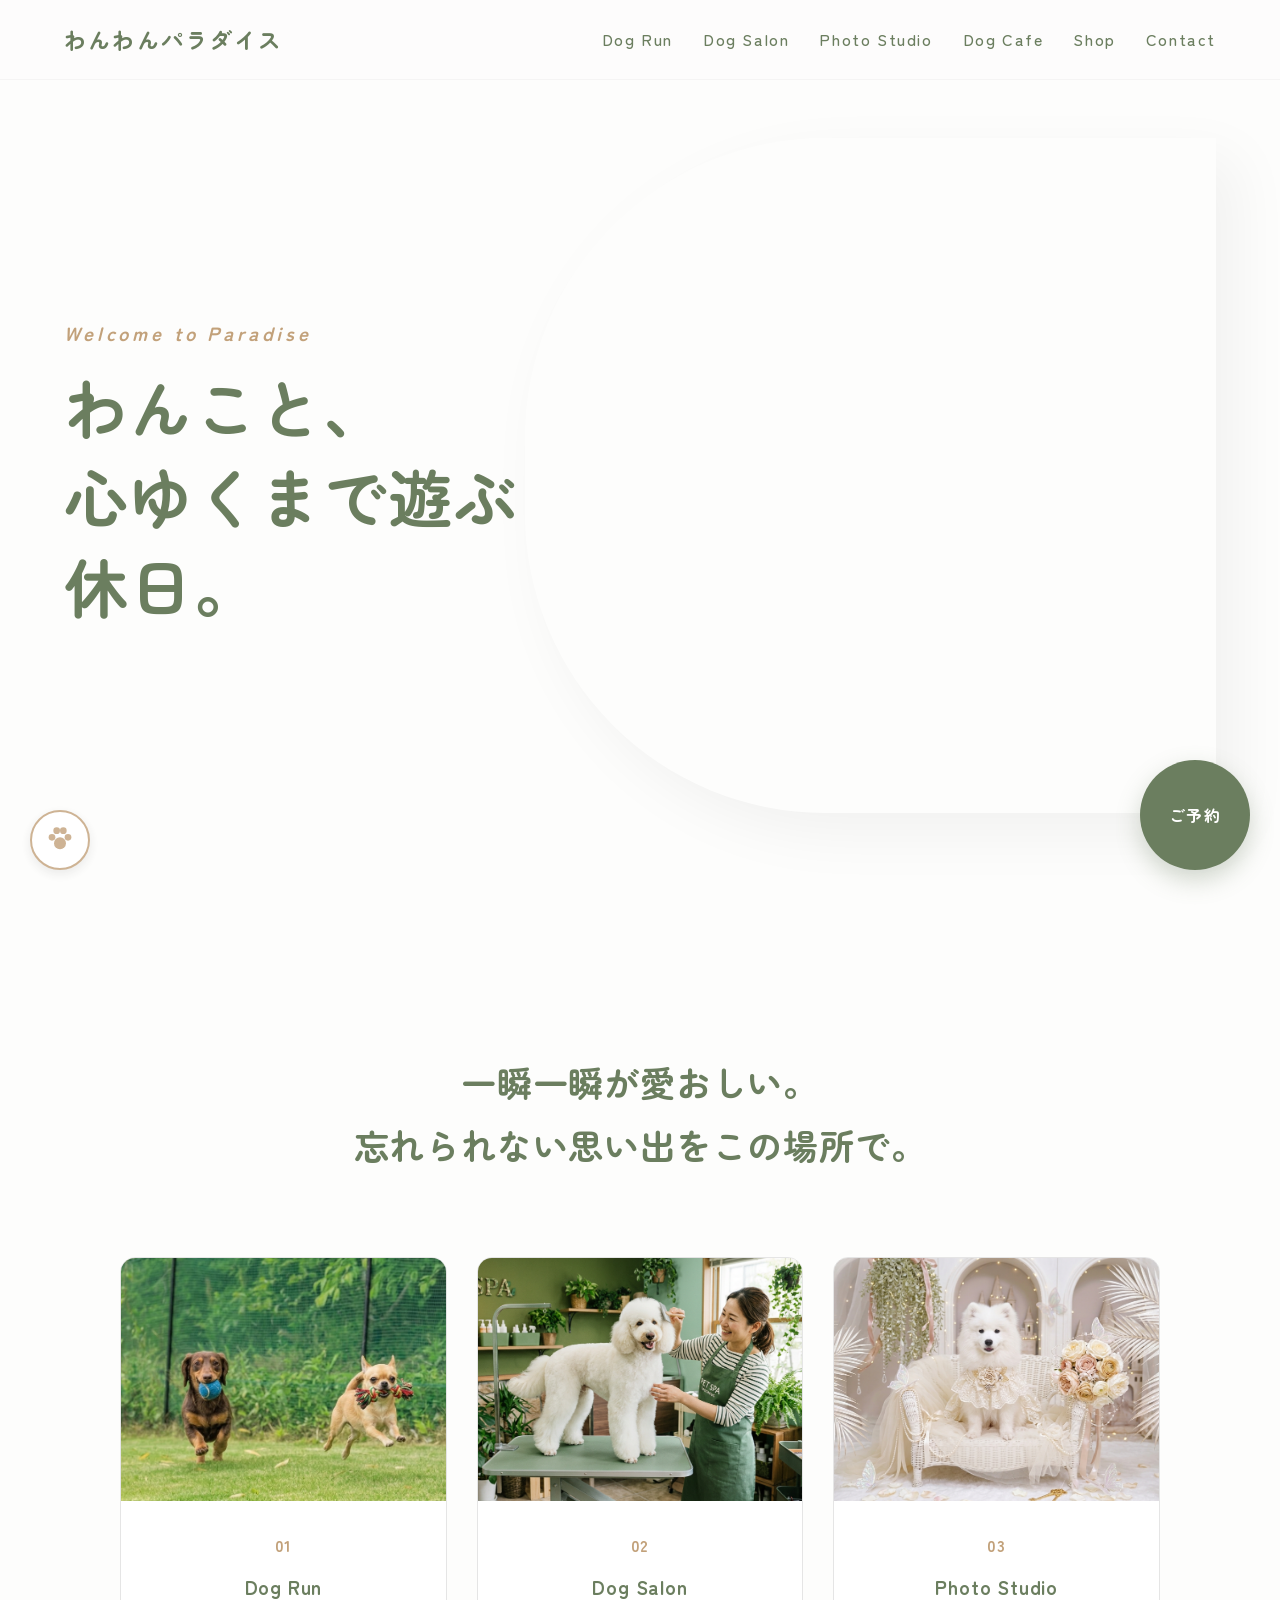
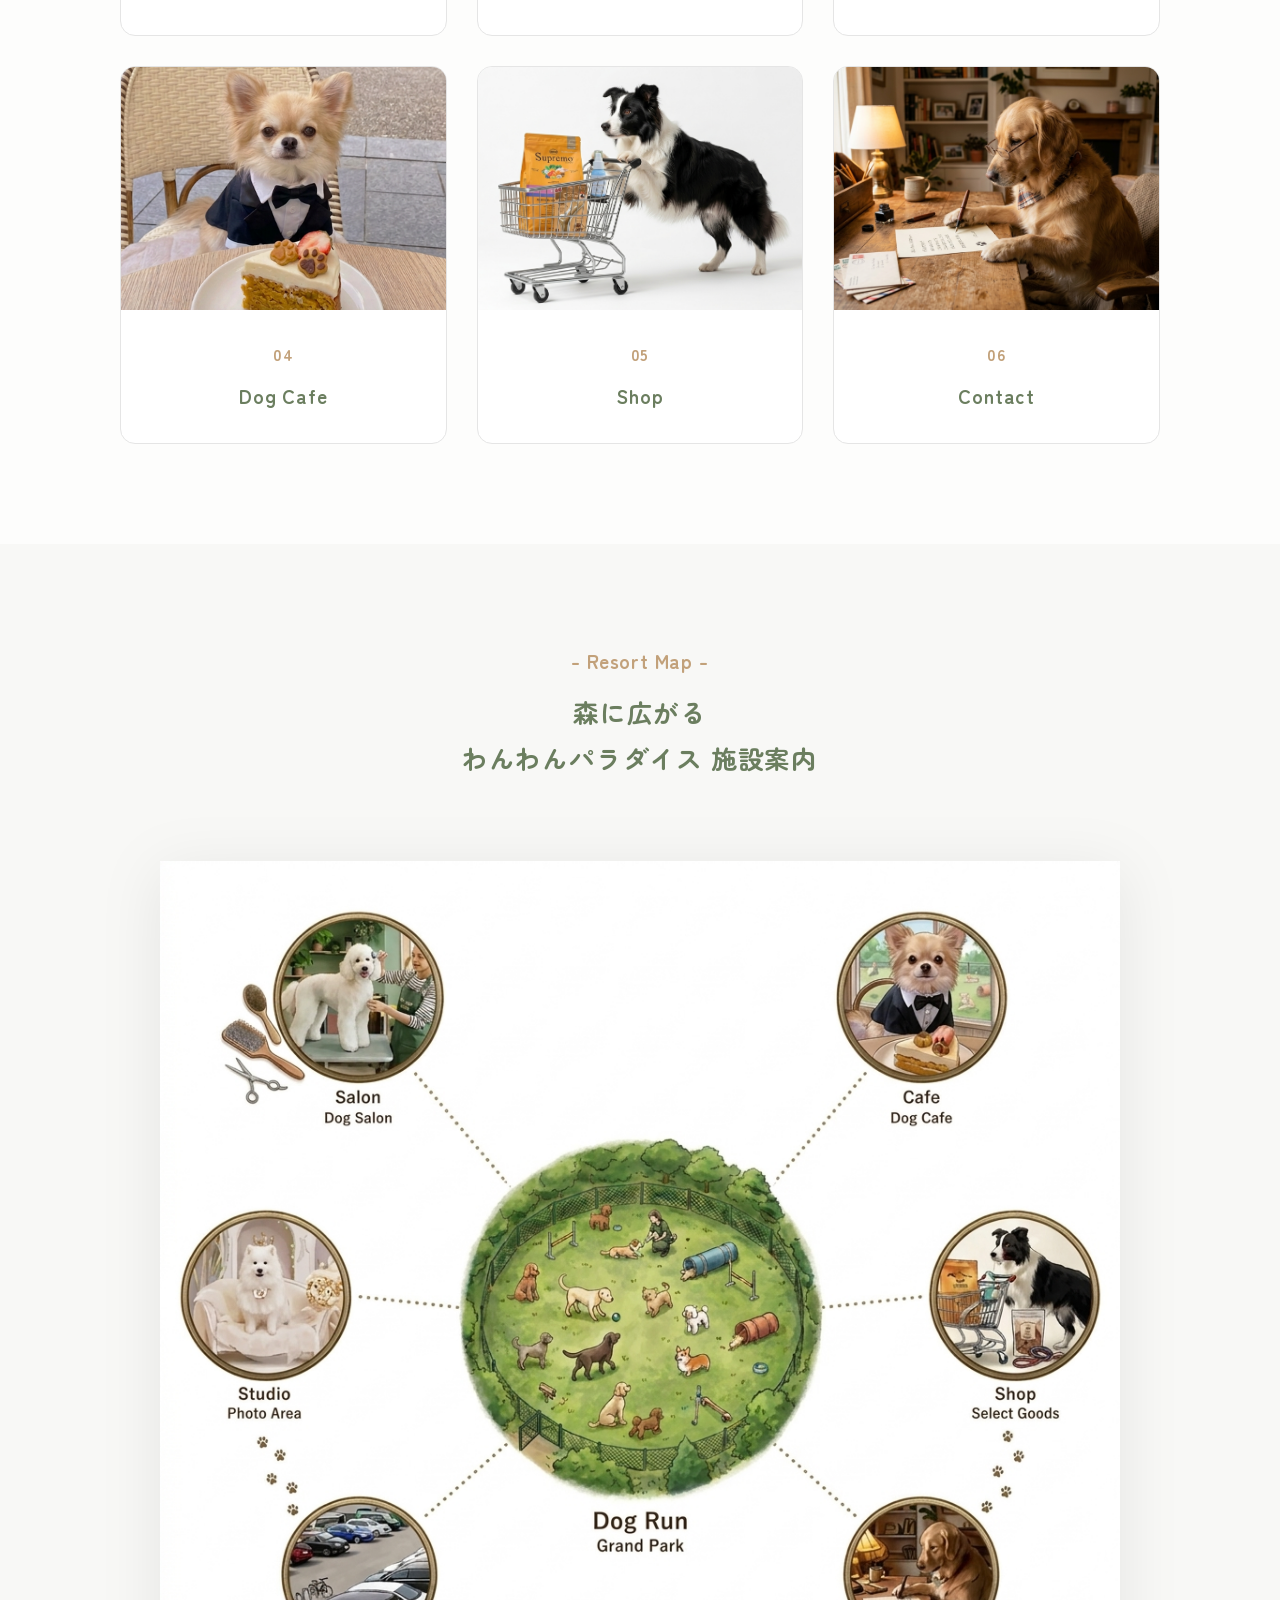
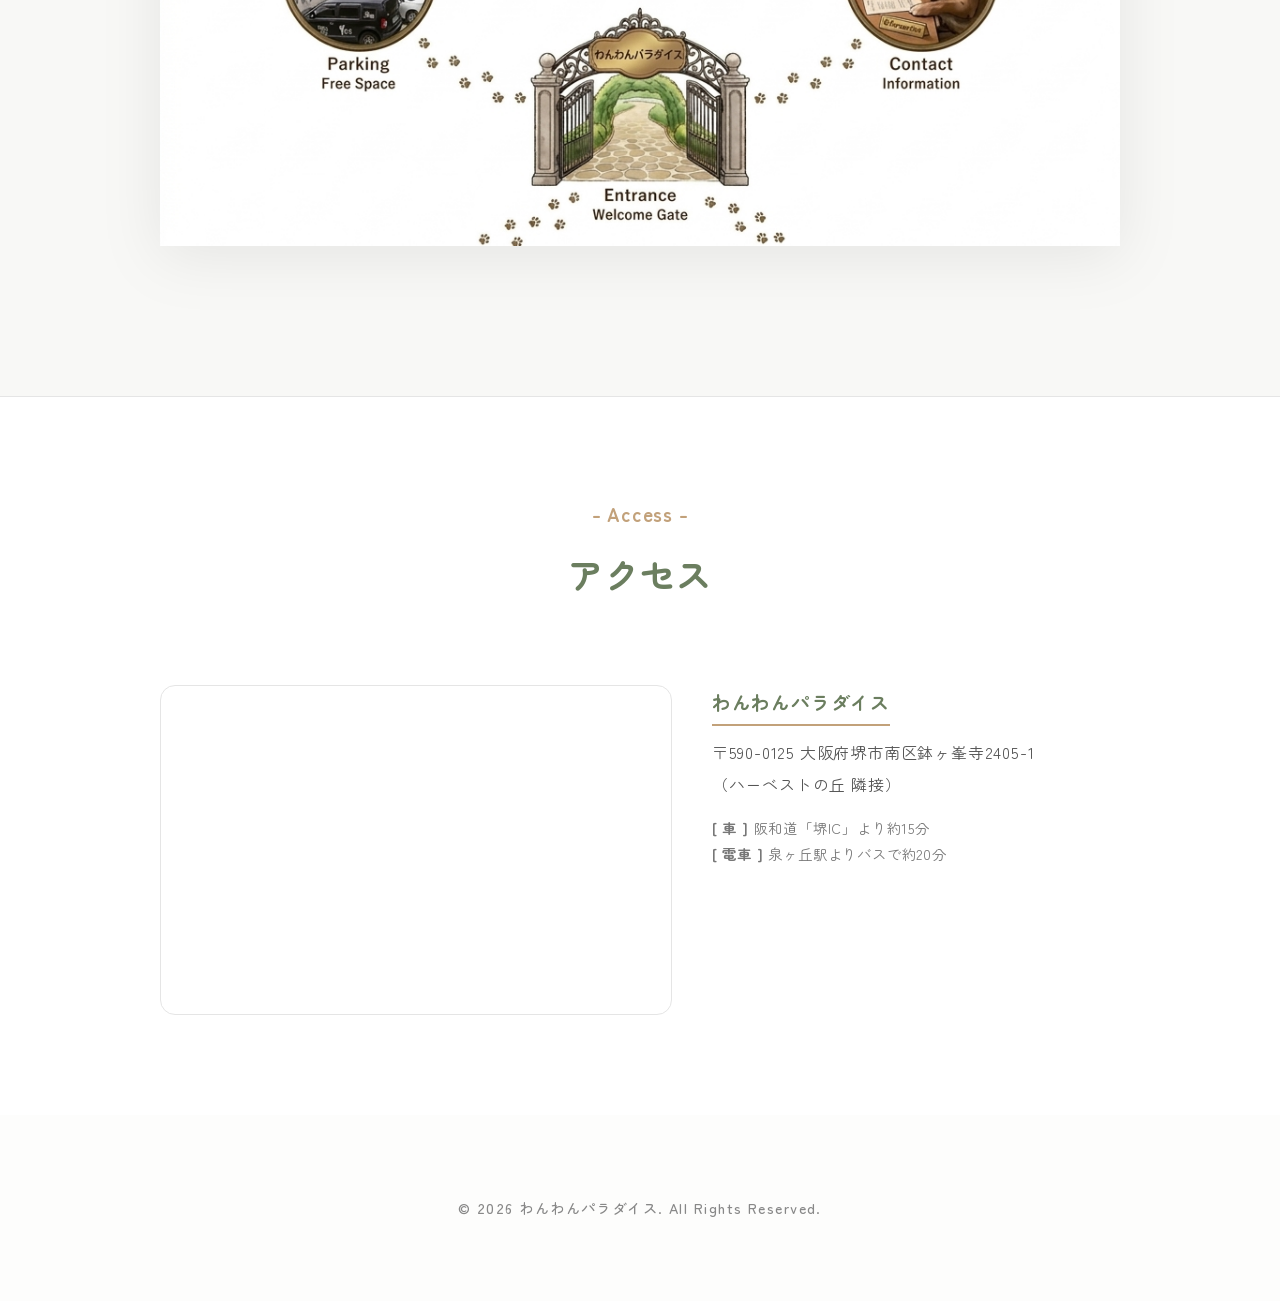
<file: index.html>
<!DOCTYPE html>
<html lang="ja">
<head>
    <meta charset="UTF-8">
    <meta name="viewport" content="width=device-width, initial-scale=1.0">
    <title>わんわんパラダイス | 愛犬と過ごすリゾート施設</title>
    <link href="https://fonts.googleapis.com/css2?family=Cormorant+Garamond:ital,wght@0,300;1,300&family=Noto+Sans+JP:wght@300;400&family=Zen+Maru+Gothic:wght@400;500;700&display=swap" rel="stylesheet">
    <style>
        :root {
            --main-green: #6b7e5f;
            --bg-color: #fdfdfc;
            --line-color: #e5e5e5;
            --accent-gold: #c2a17a;
            --text-dark: #333;
        }

        * { margin: 0; padding: 0; box-sizing: border-box; }
        html { scroll-behavior: smooth; }
        
        body { 
            font-family: 'Zen Maru Gothic', sans-serif; 
            background: var(--bg-color); 
            color: var(--text-dark); 
            line-height: 1.8; 
            overflow-x: hidden; 
            letter-spacing: 0.05em; 
            -webkit-font-smoothing: antialiased;
        }

        /* --- Animations --- */
        .fade-in { opacity: 0; transform: translateY(30px); transition: all 1.2s ease-out; }
        .fade-in.visible { opacity: 1; transform: translateY(0); }

        /* --- Header --- */
        header { 
            position: fixed; top: 0; width: 100%; height: 80px; 
            display: flex; align-items: center; justify-content: space-between; 
            padding: 0 5%; background: rgba(253, 252, 252, 0.9); z-index: 1000; 
            backdrop-filter: blur(8px); border-bottom: 1px solid rgba(0,0,0,0.03);
        }
        .logo a { text-decoration: none; color: var(--main-green); font-size: 1.4rem; letter-spacing: 0.1em; font-weight: 700; }
        .pc-nav ul { display: flex; list-style: none; gap: 30px; }
        .pc-nav a { text-decoration: none; color: var(--main-green); font-size: 1.0rem; font-weight: 500; letter-spacing: 0.1em; transition: 0.3s; }
        .pc-nav a:hover { color: var(--accent-gold); }
        .mobile-only-menu { display: none; }

        /* --- Hero Section --- */
        .hero { min-height: 100vh; display: flex; align-items: center; position: relative; padding: 100px 5% 50px; }
        .hero-content { width: 100%; max-width: 1200px; margin: 0 auto; display: flex; flex-direction: row; align-items: center; justify-content: space-between; }
        .hero-title { flex: 1; font-size: clamp(2rem, 5vw, 4rem); color: var(--main-green); line-height: 1.4; z-index: 2; font-weight: 700; }
        .hero-title span { font-size: 1.2rem; color: var(--accent-gold); display: block; font-style: italic; margin-bottom: 15px; letter-spacing: 0.2em; }
        .hero-img-wrap { width: 60%; height: 75vh; border-radius: 300px 0 0 300px; overflow: hidden; box-shadow: 20px 20px 60px rgba(0,0,0,0.05); }
        .hero-img { width: 100%; height: 100%; background: url('https://images.unsplash.com/photo-1548199973-03cce0bbc87b?auto=format&fit=crop&q=80&w=1600') no-repeat center center/cover; transition: transform 8s ease; }
        .hero:hover .hero-img { transform: scale(1.08); }

        /* --- Facility Section --- */
        .facility-wrap { padding: 150px 0 100px; }
        .section-intro { text-align: center; margin-bottom: 80px; }
        .section-intro h2 { font-size: 2.2rem; color: var(--main-green); font-weight: 700; }
        .facility-grid { display: grid; grid-template-columns: repeat(3, 1fr); max-width: 1100px; margin: 0 auto; gap: 30px; padding: 0 30px; }
        .facility-item { text-decoration: none; color: inherit; display: block; text-align: center; background: #fff; border: 1px solid var(--line-color); transition: 0.4s; border-radius: 15px; overflow: hidden; }
        .facility-item:hover { transform: translateY(-8px); border-color: var(--accent-gold); }
        .facility-img-box { width: 100%; aspect-ratio: 4 / 3; overflow: hidden; }
        .facility-img-box img { width: 100%; height: 100%; object-fit: cover; transition: 0.5s; }
        .facility-text { padding: 30px 20px; }
        .facility-text h3 { font-weight: 700; font-size: 1.2rem; color: var(--main-green); }
        .item-num { color: var(--accent-gold); display: block; margin-bottom: 10px; font-size: 1rem; font-weight: 700; }

        /* --- Resort Map Section --- */
        .map-wrap { padding: 100px 0 150px; background: #f8f8f6; overflow: hidden; }
        .map-img-container { max-width: 1000px; margin: 0 auto; padding: 0 20px; text-align: center; }
        .map-img-container img { width: 100%; height: auto; display: block; filter: drop-shadow(0 10px 30px rgba(0,0,0,0.08)); }

        /* --- Access Section --- */
        .access-wrap { padding: 100px 0; background: #fff; border-top: 1px solid var(--line-color); }
        .access-flex { display: flex; flex-wrap: wrap; gap: 40px; align-items: flex-start; }
        .access-map-box { flex: 1.2; min-width: 400px; border: 1px solid var(--line-color); padding: 10px; background: #fff; border-radius: 15px; }
        .access-info-box { flex: 1; min-width: 300px; }

        /* --- Footer & Buttons --- */
        footer { padding: 80px 0; text-align: center; font-size: 0.9rem; color: #888; font-weight: 500; letter-spacing: 0.1em; }
        .reserve-btn { position: fixed; bottom: 30px; right: 30px; width: 110px; height: 110px; background: var(--main-green); color: white; border-radius: 50%; display: flex; flex-direction: column; align-items: center; justify-content: center; text-decoration: none; z-index: 2000; box-shadow: 0 10px 25px rgba(107, 126, 95, 0.3); transition: 0.4s; font-weight: 700; letter-spacing: 0.1em; }
        .page-top-btn { position: fixed; bottom: 30px; left: 30px; width: 60px; height: 60px; background: #fff; border: 2px solid var(--accent-gold); border-radius: 50%; display: flex; align-items: center; justify-content: center; z-index: 2000; transition: 0.3s; box-shadow: 0 4px 12px rgba(0,0,0,0.1); text-decoration: none; opacity: 0.8; }
        .page-top-btn:hover { background: var(--accent-gold); transform: translateY(-5px); opacity: 1; }
        .page-top-btn svg { fill: var(--accent-gold); width: 32px; height: 32px; transition: 0.3s; }
        .page-top-btn:hover svg { fill: #fff; }

        /* --- Responsive Design --- */
        @media (max-width: 900px) {
            header { display: none; }
            .mobile-only-menu { display: block; position: sticky; top: 0; z-index: 3000; }
            .hero { min-height: 60vh; padding-top: 20px; }
            .hero-content { flex-direction: column-reverse; }
            .hero-img-wrap { width: 100%; height: 35vh; border-radius: 0 0 0 60px; margin-bottom: 15px; }
            .hero-title { font-size: 1.5rem; text-align: center; }
            .facility-grid { grid-template-columns: repeat(2, 1fr); gap: 10px; padding: 0 10px; }
            .access-flex { flex-direction: column !important; }
            .access-map-box, .access-info-box { width: 100% !important; min-width: auto !important; }
            .reserve-btn { width: 80px; height: 80px; bottom: 20px; right: 20px; font-size: 0.8rem; }
            .page-top-btn { bottom: 20px; left: 20px; width: 50px; height: 50px; }
        }
    </style>
</head>
<body>

<div id="top"></div>

<details class="mobile-only-menu">
  <summary style="cursor:pointer; padding:15px; list-style:none; background:var(--main-green); color:white; text-align:center; font-weight:700; letter-spacing:0.1em;">🐾 MENU</summary>
  <nav style="background:rgba(255,255,255,0.98); padding:25px; border-bottom:1px solid var(--line-color); text-align:center;">
    <ul style="list-style:none;">
      <li style="margin-bottom:20px;"><a href="Dog Run.html" style="text-decoration:none; color:var(--main-green); font-size:1.1rem; font-weight:700;">Dog Run</a></li>
      <li style="margin-bottom:20px;"><a href="Dog Salon.html" style="text-decoration:none; color:var(--main-green); font-size:1.1rem; font-weight:700;">Dog Salon</a></li>
      <li style="margin-bottom:20px;"><a href="Photo Area.html" style="text-decoration:none; color:var(--main-green); font-size:1.1rem; font-weight:700;">Photo Studio</a></li>
      <li style="margin-bottom:20px;"><a href="Dog Cafe.html" style="text-decoration:none; color:var(--main-green); font-size:1.1rem; font-weight:700;">Dog Cafe</a></li>
      <li style="margin-bottom:20px;"><a href="Shop.html" style="text-decoration:none; color:var(--main-green); font-size:1.1rem; font-weight:700;">Shop</a></li>
      <li><a href="contact.html" style="text-decoration:none; color:var(--main-green); font-size:1.1rem; font-weight:700;">Contact</a></li>
    </ul>
  </nav>
</details>

<header>
    <div class="logo"><a href="index.html">わんわんパラダイス</a></div>
    <nav class="pc-nav">
        <ul>
            <li><a href="Dog Run.html">Dog Run</a></li>
            <li><a href="Dog Salon.html">Dog Salon</a></li>
            <li><a href="Photo Area.html">Photo Studio</a></li>
            <li><a href="Dog Cafe.html">Dog Cafe</a></li>
            <li><a href="Shop.html">Shop</a></li>
            <li><a href="contact.html">Contact</a></li>
        </ul>
    </nav>
</header>

<main>
    <section class="hero">
        <div class="hero-content">
            <h1 class="hero-title fade-in"><span>Welcome to Paradise</span>わんこと、<br>心ゆくまで遊ぶ休日。</h1>
            <div class="hero-img-wrap fade-in"><div class="hero-img"></div></div>
        </div>
    </section>

    <section id="facility" class="facility-wrap">
        <div class="section-intro fade-in"><h2>一瞬一瞬が愛おしい。<br>忘れられない思い出をこの場所で。</h2></div>
        <div class="facility-grid">
            <a href="Dog Run.html" class="facility-item fade-in"><div class="facility-img-box"><img src="image/ran.png" alt="Dog Run"></div><div class="facility-text"><span class="item-num">01</span><h3>Dog Run</h3></div></a>
            <a href="Dog Salon.html" class="facility-item fade-in"><div class="facility-img-box"><img src="image/salon.jpg" alt="Dog Salon"></div><div class="facility-text"><span class="item-num">02</span><h3>Dog Salon</h3></div></a>
            <a href="Photo Area.html" class="facility-item fade-in"><div class="facility-img-box"><img src="image/photo2.png" alt="Photo Area"></div><div class="facility-text"><span class="item-num">03</span><h3>Photo Studio</h3></div></a>
            <a href="Dog Cafe.html" class="facility-item fade-in"><div class="facility-img-box"><img src="image/cafe.png" alt="Dog Cafe"></div><div class="facility-text"><span class="item-num">04</span><h3>Dog Cafe</h3></div></a>
            <a href="Shop.html" class="facility-item fade-in"><div class="facility-img-box"><img src="image/shopping.png" alt="Shop"></div><div class="facility-text"><span class="item-num">05</span><h3>Shop</h3></div></a>
            <a href="contact.html" class="facility-item fade-in"><div class="facility-img-box"><img src="image/contact.png" alt="Contact"></div><div class="facility-text"><span class="item-num">06</span><h3>Contact</h3></div></a>
        </div>
    </section>

    <section class="map-wrap">
        <div class="section-intro fade-in">
            <h2 style="font-size:1.2rem; color:var(--accent-gold); margin-bottom:10px; font-weight:700;">- Resort Map -</h2>
            <h2 style="font-size:1.6rem;">森に広がる<br>わんわんパラダイス 施設案内</h2>
        </div>
        <div class="map-img-container fade-in">
            <img src="image/map.png" alt="リゾートマップ">
        </div>
    </section>

    <section class="access-wrap fade-in">
        <div class="section-intro">
            <h2 style="font-size:1.2rem; color:var(--accent-gold); margin-bottom:10px; font-weight:700;">- Access -</h2>
            <h2>アクセス</h2>
        </div>
        <div style="max-width: 1000px; margin: 0 auto; padding: 0 20px;">
            <div class="access-flex">
                <div class="access-map-box">
                    <iframe src="https://www.google.com/maps/embed?pb=!1m18!1m12!1m3!1d3287.915720743606!2d135.5317452!3d34.4542898!2m3!1f0!2f0!3f0!3m2!1i1024!2i768!4f13.1!3m3!1m2!1s0x6000d680a6e09e13%3A0xc020087799513a8!2z44OP44O844OZ44K544OI44Gu5LiY!5e0!3m2!1sja!2sjp!4v1711166000000!5m2!1sja!2sjp" width="100%" height="300" style="border:0; border-radius:10px;" allowfullscreen="" loading="lazy"></iframe>
                </div>
                <div class="access-info-box">
                    <h3 style="color: var(--main-green); margin-bottom: 10px; border-bottom: 2px solid var(--accent-gold); display: inline-block; padding-bottom: 5px; font-weight: 700;">わんわんパラダイス</h3>
                    <p style="font-size: 1rem; color: #555; line-height: 2;">〒590-0125 大阪府堺市南区鉢ヶ峯寺2405-1<br>（ハーベストの丘 隣接）</p>
                    <div style="margin-top:15px; font-size:0.9rem; color:#777;">
                        <p><strong>[ 車 ]</strong> 阪和道「堺IC」より約15分</p>
                        <p><strong>[ 電車 ]</strong> 泉ヶ丘駅よりバスで約20分</p>
                    </div>
                </div>
            </div>
        </div>
    </section>
</main>

<footer>© 2026 わんわんパラダイス. All Rights Reserved.</footer>

<a href="contact.html" class="reserve-btn">ご予約</a>

<a href="#top" class="page-top-btn">
    <svg viewBox="0 0 24 24"><circle cx="12" cy="14.5" r="4.5"/><circle cx="6" cy="10" r="2.5"/><circle cx="18" cy="10" r="2.5"/><circle cx="9.5" cy="5" r="2.5"/><circle cx="14.5" cy="5" r="2.5"/></svg>
</a>

<script>
    const observer = new IntersectionObserver((entries) => {
        entries.forEach(entry => { if (entry.isIntersecting) entry.target.classList.add('visible'); });
    }, { threshold: 0.1 });
    document.querySelectorAll('.fade-in').forEach(el => observer.observe(el));
</script>

</body>
</html>
</file>
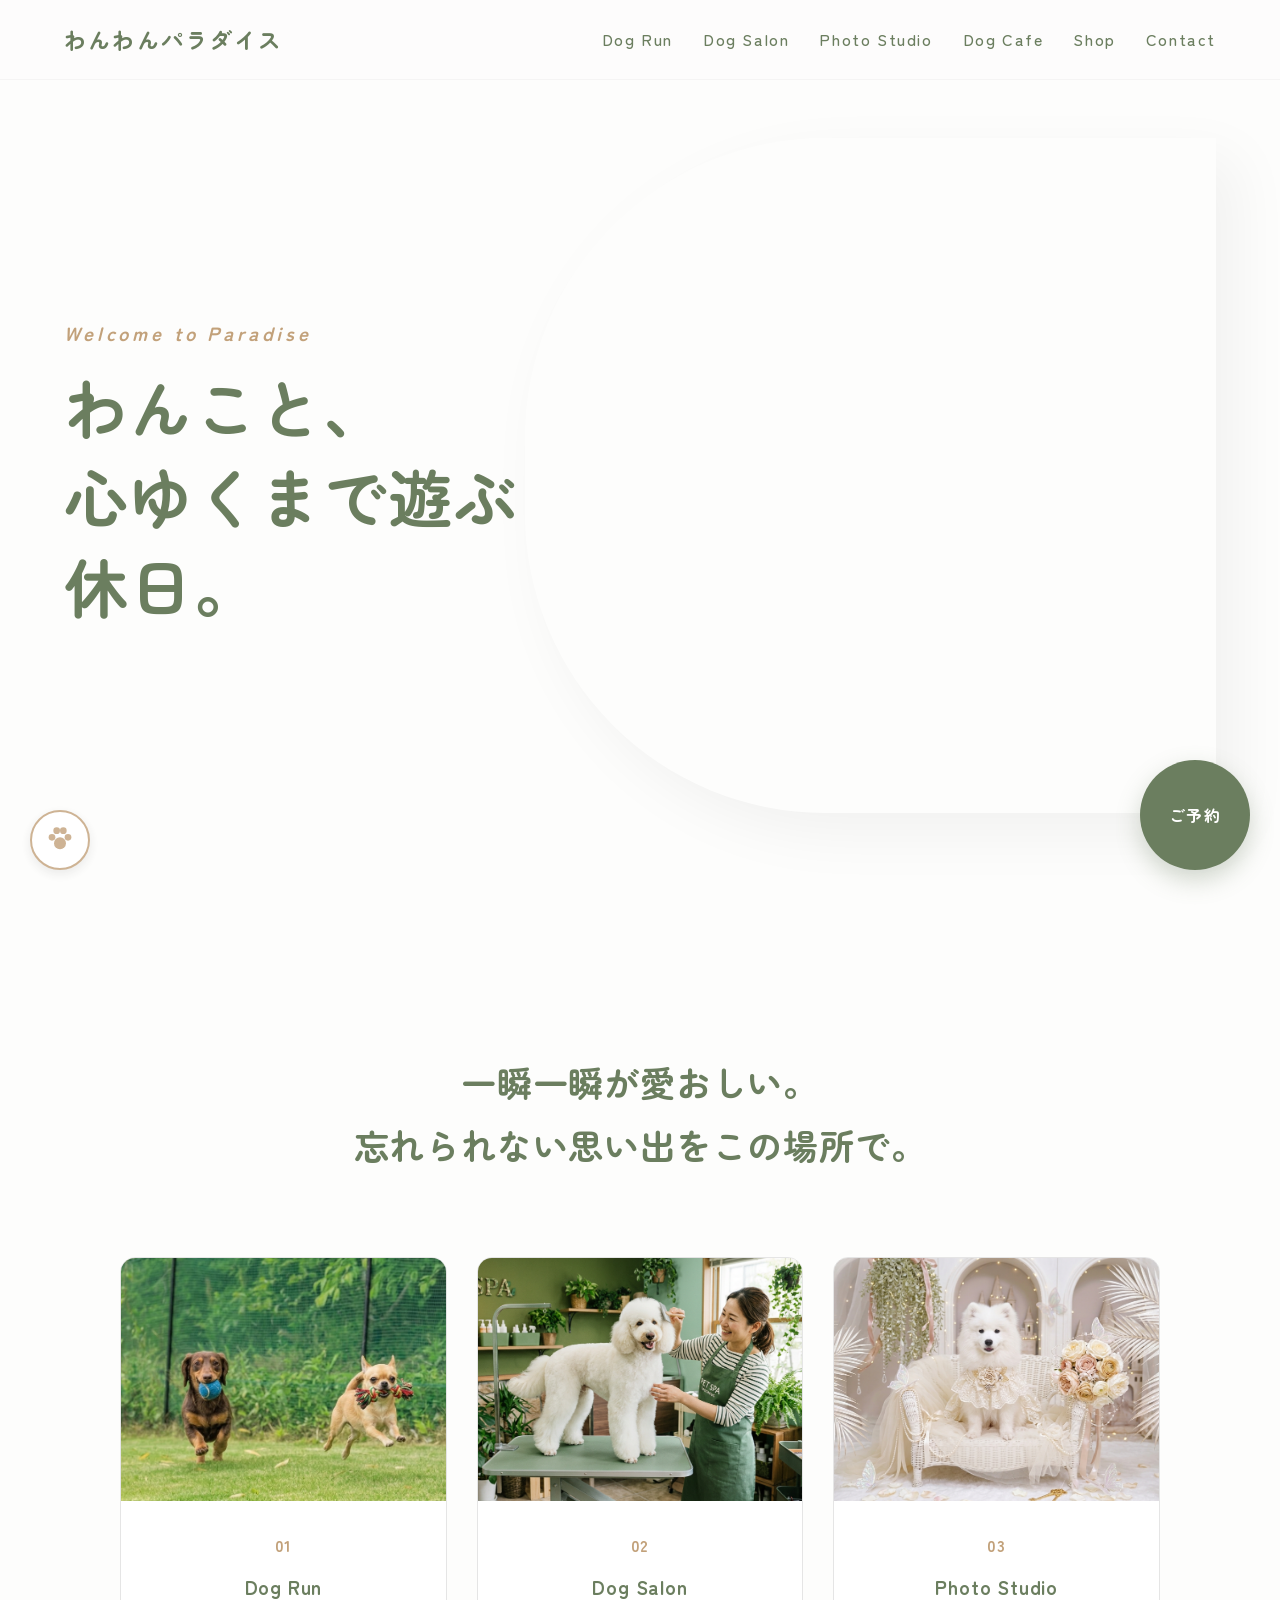
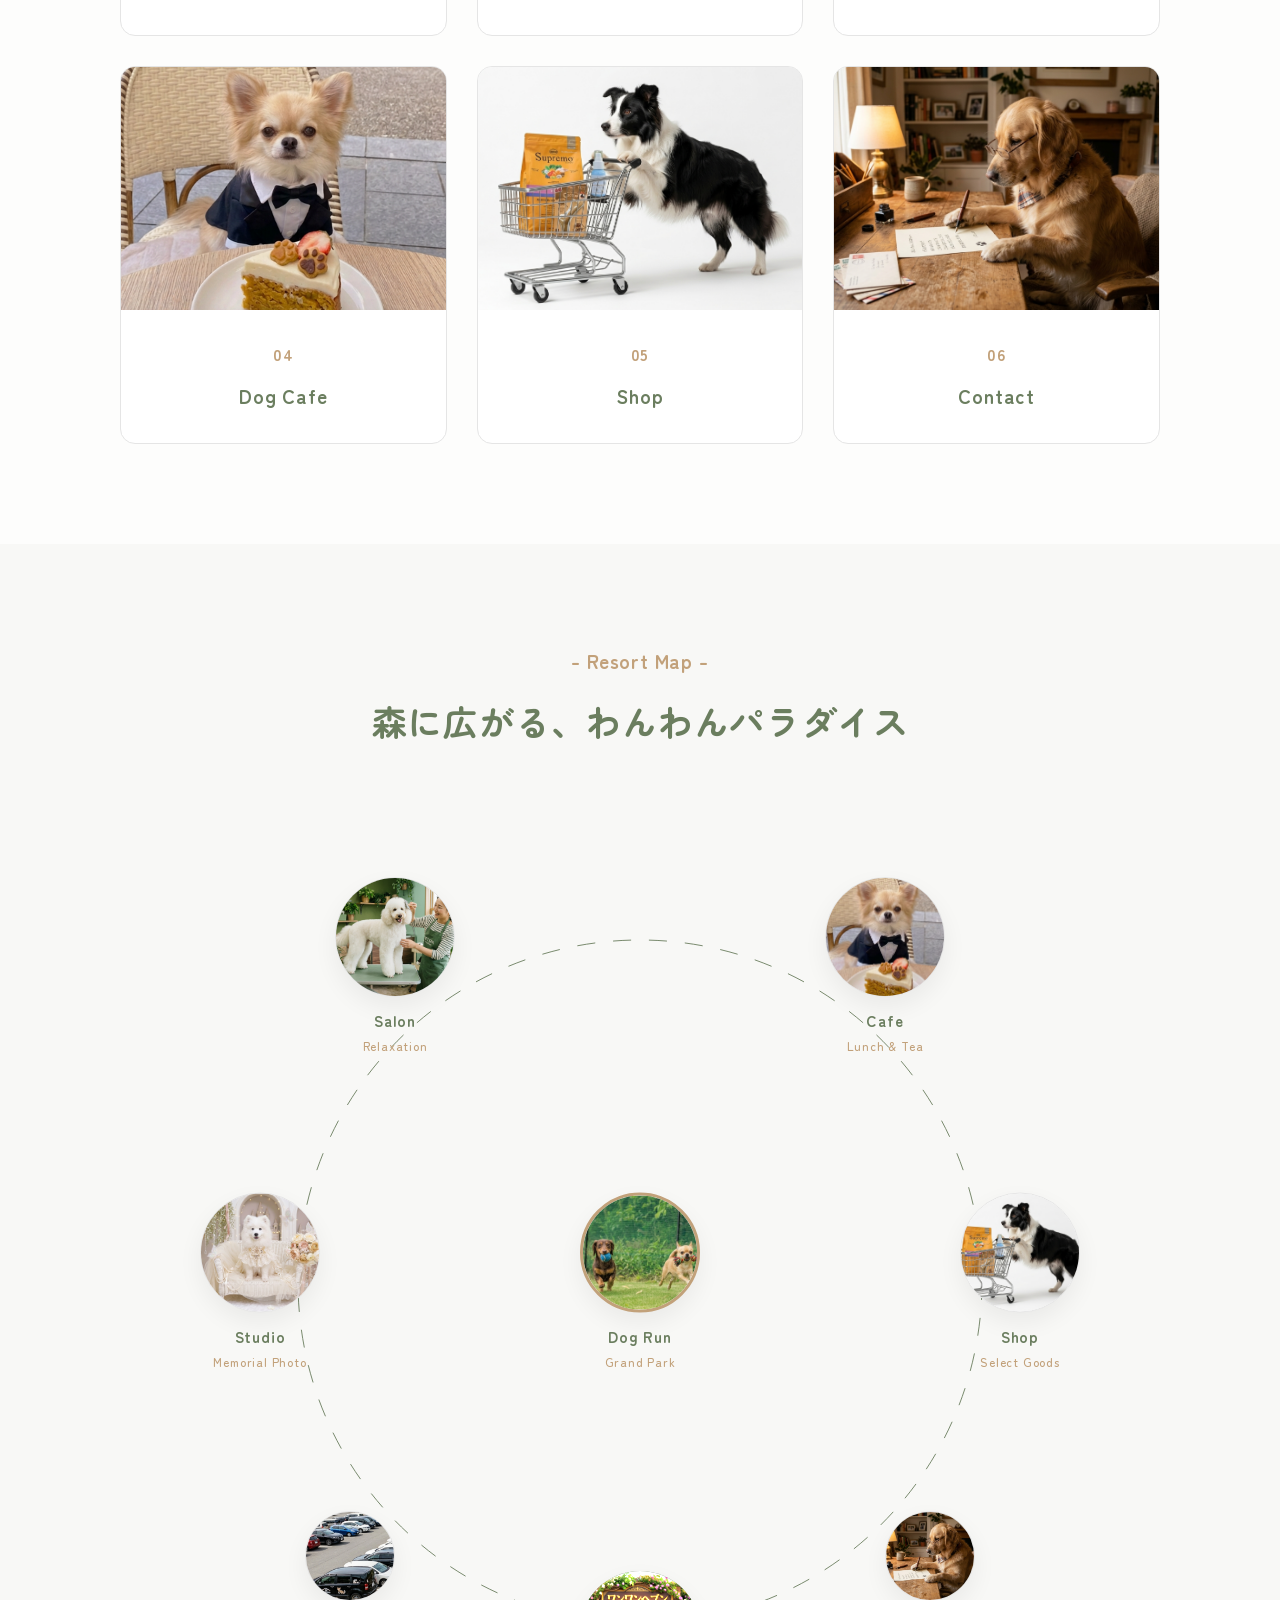
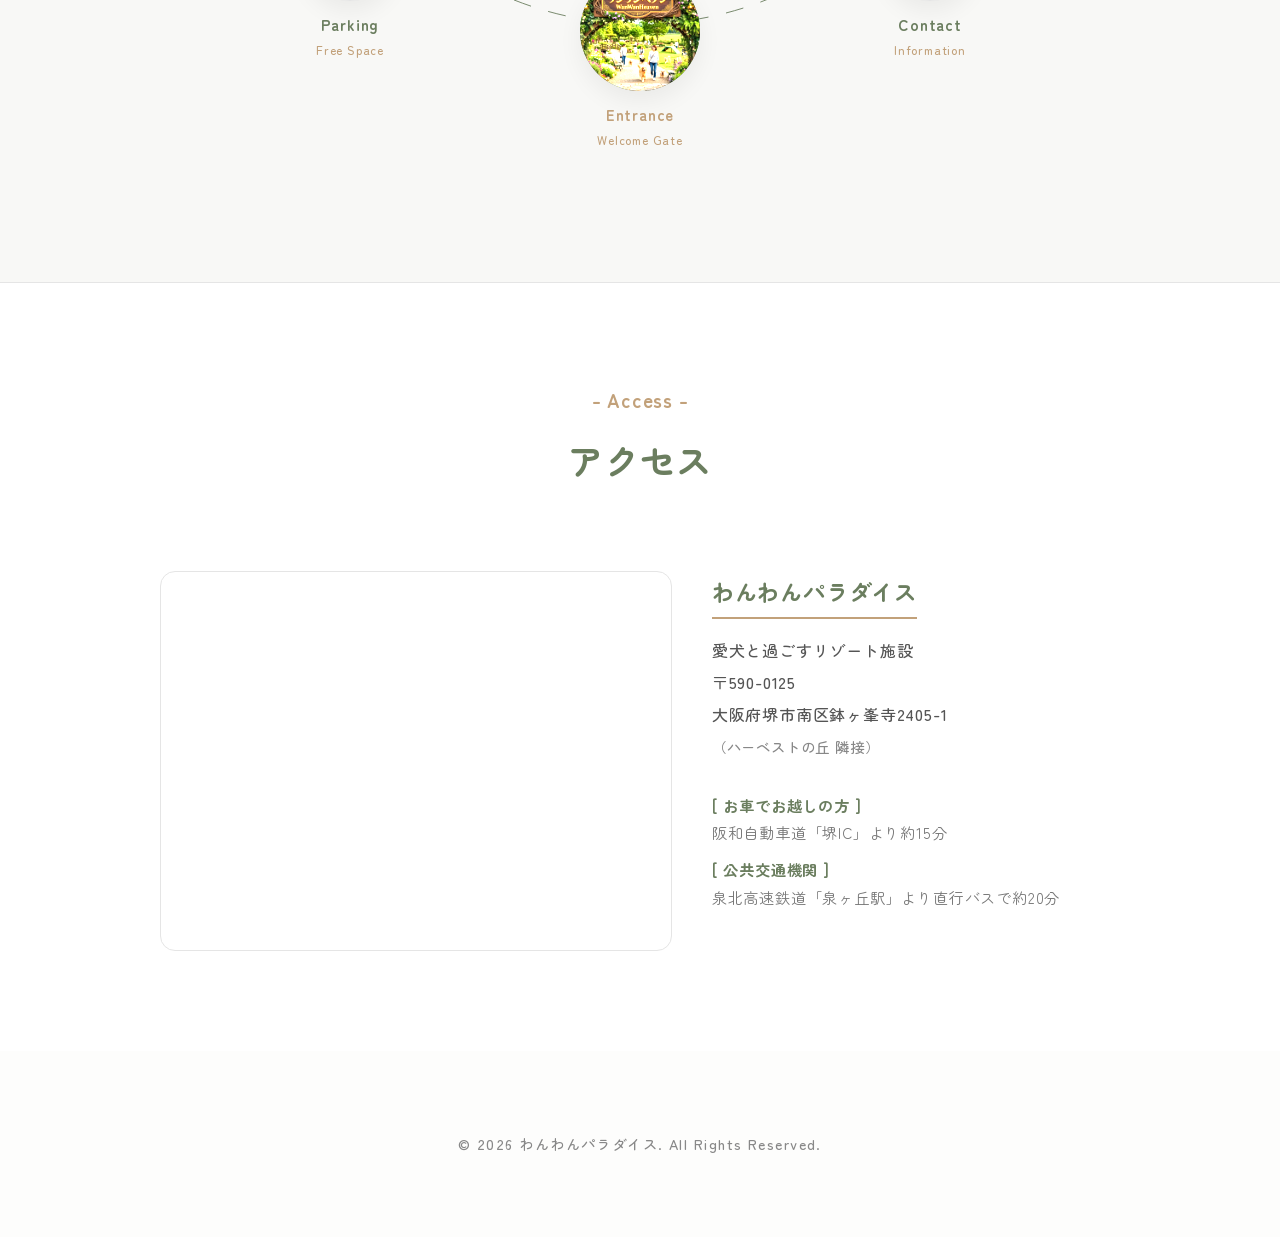
<file: わんわんHeaven/index.html>
<!DOCTYPE html>
<html lang="ja">
<head>
    <meta charset="UTF-8">
    <meta name="viewport" content="width=device-width, initial-scale=1.0">
    <title>わんわんパラダイス | 愛犬と過ごすリゾート施設</title>
    <link href="https://fonts.googleapis.com/css2?family=Cormorant+Garamond:ital,wght@0,300;1,300&family=Noto+Sans+JP:wght@300;400&family=Zen+Maru+Gothic:wght@400;500;700&display=swap" rel="stylesheet">
    <style>
        :root {
            --main-green: #6b7e5f;
            --bg-color: #fdfdfc;
            --line-color: #e5e5e5;
            --accent-gold: #c2a17a;
            --text-dark: #333;
        }

        * { margin: 0; padding: 0; box-sizing: border-box; }
        html { scroll-behavior: smooth; }
        
        body { 
            font-family: 'Zen Maru Gothic', sans-serif; 
            background: var(--bg-color); 
            color: var(--text-dark); 
            line-height: 1.8; 
            overflow-x: hidden; 
            letter-spacing: 0.05em; 
            -webkit-font-smoothing: antialiased;
        }

        /* --- Animations --- */
        .fade-in { opacity: 0; transform: translateY(30px); transition: all 1.2s ease-out; }
        .fade-in.visible { opacity: 1; transform: translateY(0); }

        /* --- Header --- */
        header { 
            position: fixed; top: 0; width: 100%; height: 80px; 
            display: flex; align-items: center; justify-content: space-between; 
            padding: 0 5%; background: rgba(253, 252, 252, 0.9); z-index: 1000; 
            backdrop-filter: blur(8px); border-bottom: 1px solid rgba(0,0,0,0.03);
        }
        .logo a { text-decoration: none; color: var(--main-green); font-size: 1.4rem; letter-spacing: 0.1em; font-weight: 700; }

        .pc-nav ul { display: flex; list-style: none; gap: 30px; }
        .pc-nav a { 
            text-decoration: none; 
            color: var(--main-green); 
            font-size: 1.0rem; 
            font-weight: 500;
            letter-spacing: 0.1em; 
            transition: 0.3s;
        }
        .pc-nav a:hover { color: var(--accent-gold); }

        .mobile-only-menu { display: none; }

        /* --- Hero Section --- */
        .hero { min-height: 100vh; display: flex; align-items: center; position: relative; padding: 100px 5% 50px; }
        .hero-content { width: 100%; max-width: 1200px; margin: 0 auto; display: flex; flex-direction: row; align-items: center; justify-content: space-between; }
        .hero-title { flex: 1; font-size: clamp(2rem, 5vw, 4rem); color: var(--main-green); line-height: 1.4; z-index: 2; font-weight: 700; }
        .hero-title span { font-size: 1.2rem; color: var(--accent-gold); display: block; font-style: italic; margin-bottom: 15px; letter-spacing: 0.2em; }
        .hero-img-wrap { width: 60%; height: 75vh; border-radius: 300px 0 0 300px; overflow: hidden; box-shadow: 20px 20px 60px rgba(0,0,0,0.05); }
        .hero-img { width: 100%; height: 100%; background: url('https://images.unsplash.com/photo-1548199973-03cce0bbc87b?auto=format&fit=crop&q=80&w=1600') no-repeat center center/cover; transition: transform 8s ease; }
        .hero:hover .hero-img { transform: scale(1.08); }

        /* --- Facility Section --- */
        .facility-wrap { padding: 150px 0 100px; }
        .section-intro { text-align: center; margin-bottom: 80px; }
        .section-intro h2 { font-size: 2.2rem; color: var(--main-green); font-weight: 700; }
        .facility-grid { display: grid; grid-template-columns: repeat(3, 1fr); max-width: 1100px; margin: 0 auto; gap: 30px; padding: 0 30px; }
        .facility-item { text-decoration: none; color: inherit; display: block; text-align: center; background: #fff; border: 1px solid var(--line-color); transition: 0.4s; border-radius: 15px; overflow: hidden; }
        .facility-item:hover { transform: translateY(-8px); border-color: var(--accent-gold); }
        .facility-img-box { width: 100%; aspect-ratio: 4 / 3; overflow: hidden; }
        .facility-img-box img { width: 100%; height: 100%; object-fit: cover; transition: 0.5s; }
        .facility-text { padding: 30px 20px; }
        .facility-text h3 { font-weight: 700; font-size: 1.2rem; color: var(--main-green); }
        .item-num { color: var(--accent-gold); display: block; margin-bottom: 10px; font-size: 1rem; font-weight: 700; }

        /* --- Resort Map Section --- */
        .map-wrap { padding: 100px 0 150px; background: #f8f8f6; }
        .map-container { 
            position: relative; 
            max-width: 900px; 
            aspect-ratio: 1 / 1; 
            margin: 0 auto; 
            background: url('data:image/svg+xml;utf8,<svg xmlns="http://www.w3.org/2000/svg" viewBox="0 0 100 100"><circle cx="50" cy="50" r="38" fill="none" stroke="%236b7e5f" stroke-width="0.1" stroke-dasharray="2,2"/></svg>') center/contain no-repeat;
        }

        .map-item { position: absolute; width: 140px; text-align: center; text-decoration: none; color: var(--text-dark); transition: 0.4s; }
        .map-item:hover { transform: scale(1.05); }
        
        .map-icon { 
            width: 120px; height: 120px; 
            margin: 0 auto 10px; background: #fff; 
            border-radius: 50%; border: 1px solid var(--line-color); 
            display: flex; align-items: center; justify-content: center; 
            overflow: hidden; box-shadow: 0 10px 25px rgba(0,0,0,0.06); 
            transition: 0.3s; 
        }
        .map-item:hover .map-icon { border-color: var(--accent-gold); box-shadow: 0 15px 30px rgba(194, 161, 122, 0.2); }
        .map-icon img { width: 100%; height: 100%; object-fit: cover; }
        
        .map-item p { font-size: 0.95rem; font-weight: 700; color: var(--main-green); margin-top: 5px; }
        .map-item span { font-size: 0.75rem; color: var(--accent-gold); display: block; font-weight: 500; }

        .map-center { top: 50%; left: 50%; transform: translate(-50%, -50%); z-index: 10; }
        .map-center .map-icon { border: 3px solid var(--accent-gold); } 
        
        .pos-salon { top: 5%; left: 15%; } 
        .pos-cafe { top: 5%; right: 15%; }
        .pos-shop { top: 50%; right: 0%; transform: translateY(-50%); }
        .pos-studio { top: 50%; left: 0%; transform: translateY(-50%); }
        
        /* パーキングとコンタクトの位置を下にずらす（修正箇所） */
        .pos-parking { bottom: 8%; left: 10%; }
        .pos-contact { bottom: 8%; right: 10%; }
        
        .pos-entrance { bottom: -2%; left: 50%; transform: translateX(-50%); }

        /* 画像を小さくする指定 */
        .pos-parking .map-icon, .pos-contact .map-icon { width: 90px; height: 90px; }

        /* --- Access Section --- */
        .access-wrap { padding: 100px 0; background: #fff; border-top: 1px solid var(--line-color); }
        .access-flex { display: flex; flex-wrap: wrap; gap: 40px; align-items: flex-start; }
        .access-map-box { flex: 1.2; min-width: 400px; border: 1px solid var(--line-color); padding: 10px; background: #fff; border-radius: 15px; }
        .access-info-box { flex: 1; min-width: 300px; }

        /* --- Footer & Reserve --- */
        footer { padding: 80px 0; text-align: center; font-size: 0.9rem; color: #888; font-weight: 500; letter-spacing: 0.1em; }
        
        .reserve-btn { position: fixed; bottom: 30px; right: 30px; width: 110px; height: 110px; background: var(--main-green); color: white; border-radius: 50%; display: flex; flex-direction: column; align-items: center; justify-content: center; text-decoration: none; z-index: 2000; box-shadow: 0 10px 25px rgba(107, 126, 95, 0.3); transition: 0.4s; font-weight: 700; letter-spacing: 0.1em; }

        .page-top-btn {
            position: fixed;
            bottom: 30px;
            left: 30px;
            width: 60px;
            height: 60px;
            background: #fff;
            border: 2px solid var(--accent-gold);
            border-radius: 50%;
            display: flex;
            align-items: center;
            justify-content: center;
            z-index: 2000;
            transition: all 0.3s ease;
            box-shadow: 0 4px 12px rgba(0,0,0,0.1);
            text-decoration: none;
            opacity: 0.8;
        }

        .page-top-btn svg {
            fill: var(--accent-gold);
            width: 32px;
            height: 32px;
            transition: 0.3s;
        }

        .page-top-btn:hover {
            background: var(--accent-gold);
            transform: translateY(-5px);
            box-shadow: 0 8px 20px rgba(0,0,0,0.15);
            opacity: 1;
        }

        .page-top-btn:hover svg {
            fill: #fff;
            transform: scale(1.1);
        }

        /* --- Responsive Design --- */
        @media (max-width: 900px) {
            header { display: none; }
            .mobile-only-menu { display: block; position: sticky; top: 0; z-index: 3000; }
            
            .hero-content { flex-direction: column-reverse; padding-top: 20px; }
            .hero-img-wrap { width: 100%; height: 50vh; border-radius: 0 0 0 150px; margin-bottom: 30px; }
            .hero-title { font-size: 2.2rem; text-align: center; width: 100%; }

            .facility-grid { grid-template-columns: repeat(2, 1fr); gap: 15px; padding: 0 15px; }
            
            /* スマホ時のリゾートマップ調整：重なりを完全に回避するための配置修正 */
            .map-container { transform: scale(0.9); margin: 0 auto; min-height: 520px; }
            .map-item { width: 95px; }
            .map-icon { width: 70px; height: 70px; }
            
            .map-center .map-icon { width: 85px; height: 85px; }
            
            /* アイコンを外側に逃がしつつ、高さを調整 */
            .pos-salon { top: 5%; left: 0%; }
            .pos-cafe { top: 5%; right: 0%; }
            .pos-shop { top: 48%; right: -8%; }
            .pos-studio { top: 48%; left: -8%; }
            
            /* 下部のParkingとContactをさらに下げて外へ出す */
            .pos-parking { bottom: 12%; left: -2%; }
            .pos-contact { bottom: 12%; right: -2%; }
            
            .pos-parking .map-icon, .pos-contact .map-icon { width: 60px; height: 60px; }

            .access-flex { flex-direction: column !important; gap: 30px; }
            .access-map-box, .access-info-box { width: 100% !important; min-width: auto !important; }
            .access-info-box { text-align: center; }
            .access-info-box h3::after { content: ""; display: block; width: 60px; height: 2px; background: var(--accent-gold); margin: 10px auto; }

            .page-top-btn { bottom: 20px; left: 20px; width: 50px; height: 50px; }
            .page-top-btn svg { width: 26px; height: 26px; }
            .reserve-btn { width: 80px; height: 80px; bottom: 20px; right: 20px; font-size: 0.8rem; }
        }
    </style>
</head>
<body>

<div id="top"></div>

<details class="mobile-only-menu">
  <summary style="cursor:pointer; padding:15px; list-style:none; background:var(--main-green); color:white; text-align:center; font-weight:700; letter-spacing:0.1em;">
    🐾 MENU
  </summary>
  <nav style="background:rgba(255,255,255,0.98); padding:25px; border-bottom:1px solid var(--line-color); text-align:center;">
    <ul style="list-style:none; padding:0; margin:0;">
      <li style="margin-bottom:20px;"><a href="Dog Run.html" style="text-decoration:none; color:var(--main-green); font-size:1.1rem; font-weight:700;">Dog Run</a></li>
      <li style="margin-bottom:20px;"><a href="Dog Salon.html" style="text-decoration:none; color:var(--main-green); font-size:1.1rem; font-weight:700;">Dog Salon</a></li>
      <li style="margin-bottom:20px;"><a href="Photo Area.html" style="text-decoration:none; color:var(--main-green); font-size:1.1rem; font-weight:700;">Photo Studio</a></li>
      <li style="margin-bottom:20px;"><a href="Dog Cafe.html" style="text-decoration:none; color:var(--main-green); font-size:1.1rem; font-weight:700;">Dog Cafe</a></li>
      <li style="margin-bottom:20px;"><a href="Shop.html" style="text-decoration:none; color:var(--main-green); font-size:1.1rem; font-weight:700;">Shop</a></li>
      <li><a href="contact.html" style="text-decoration:none; color:var(--main-green); font-size:1.1rem; font-weight:700;">Contact</a></li>
    </ul>
  </nav>
</details>

<header>
    <div class="logo"><a href="index.html">わんわんパラダイス</a></div>
    <nav class="pc-nav">
        <ul>
            <li><a href="Dog Run.html">Dog Run</a></li>
            <li><a href="Dog Salon.html">Dog Salon</a></li>
            <li><a href="Photo Area.html">Photo Studio</a></li>
            <li><a href="Dog Cafe.html">Dog Cafe</a></li>
            <li><a href="Shop.html">Shop</a></li>
            <li><a href="contact.html">Contact</a></li>
        </ul>
    </nav>
</header>

<main>
    <section class="hero">
        <div class="hero-content">
            <h1 class="hero-title fade-in">
                <span>Welcome to Paradise</span>
                わんこと、<br>心ゆくまで遊ぶ休日。
            </h1>
            <div class="hero-img-wrap fade-in">
                <div class="hero-img"></div>
            </div>
        </div>
    </section>

    <section id="facility" class="facility-wrap">
        <div class="section-intro fade-in"><h2>一瞬一瞬が愛おしい。<br>忘れられない思い出をこの場所で。</h2></div>
        <div class="facility-grid">
            <a href="Dog Run.html" class="facility-item fade-in">
                <div class="facility-img-box"><img src="image/ran.png" alt="Dog Run"></div>
                <div class="facility-text"><span class="item-num">01</span><h3>Dog Run</h3></div>
            </a>
            <a href="Dog Salon.html" class="facility-item fade-in">
                <div class="facility-img-box"><img src="image/salon.jpg" alt="Dog Salon"></div>
                <div class="facility-text"><span class="item-num">02</span><h3>Dog Salon</h3></div>
            </a>
            <a href="Photo Area.html" class="facility-item fade-in">
                <div class="facility-img-box"><img src="image/photo2.png" alt="Photo Area"></div>
                <div class="facility-text"><span class="item-num">03</span><h3>Photo Studio</h3></div>
            </a>
            <a href="Dog Cafe.html" class="facility-item fade-in">
                <div class="facility-img-box"><img src="image/cafe.png" alt="Dog Cafe"></div>
                <div class="facility-text"><span class="item-num">04</span><h3>Dog Cafe</h3></div>
            </a>
            <a href="Shop.html" class="facility-item fade-in">
                <div class="facility-img-box"><img src="image/shopping.png" alt="Shop"></div>
                <div class="facility-text"><span class="item-num">05</span><h3>Shop</h3></div>
            </a>
            <a href="contact.html" class="facility-item fade-in">
                <div class="facility-img-box"><img src="image/contact.png" alt="Contact"></div>
                <div class="facility-text"><span class="item-num">06</span><h3>Contact</h3></div>
            </a>
        </div>
    </section>

    <section class="map-wrap">
        <div class="section-intro fade-in">
            <h2 style="font-size:1.2rem; color:var(--accent-gold); margin-bottom:10px; font-weight:700;">- Resort Map -</h2>
            <h2>森に広がる、わんわんパラダイス</h2>
        </div>
        
        <div class="map-container fade-in">
            <a href="Dog Run.html" class="map-item map-center">
                <div class="map-icon"><img src="image/ran.png" alt="Dog Run"></div>
                <p>Dog Run</p>
                <span>Grand Park</span>
            </a>
            <a href="Dog Salon.html" class="map-item pos-salon">
                <div class="map-icon"><img src="image/salon.jpg" alt="Salon"></div>
                <p>Salon</p>
                <span>Relaxation</span>
            </a>
            <a href="Dog Cafe.html" class="map-item pos-cafe">
                <div class="map-icon"><img src="image/cafe.png" alt="Cafe"></div>
                <p>Cafe</p>
                <span>Lunch & Tea</span>
            </a>
            <a href="Shop.html" class="map-item pos-shop">
                <div class="map-icon"><img src="image/shopping.png" alt="Shop"></div>
                <p>Shop</p>
                <span>Select Goods</span>
            </a>
            <a href="Photo Area.html" class="map-item pos-studio">
                <div class="map-icon"><img src="image/photo2.png" alt="Studio"></div>
                <p>Studio</p>
                <span>Memorial Photo</span>
            </a>
            <a href="contact.html" class="map-item pos-contact">
                <div class="map-icon"><img src="image/contact.png" alt="Contact"></div>
                <p>Contact</p>
                <span>Information</span>
            </a>
            <a href="#" class="map-item pos-parking">
                <div class="map-icon"><img src="image/parking.png" alt="Parking"></div>
                <p>Parking</p>
                <span>Free Space</span>
            </a>
            <a href="index.html" class="map-item pos-entrance">
                <div class="map-icon" style="background: var(--main-green); border: none;">
                    <img src="image/gert.png" alt="Entrance" style="filter: brightness(1.5);">
                </div>
                <p style="color:var(--accent-gold); font-weight: 700;">Entrance</p>
                <span>Welcome Gate</span>
            </a>
        </div>
    </section>

    <section class="access-wrap fade-in">
        <div class="section-intro">
            <h2 style="font-size:1.2rem; color:var(--accent-gold); margin-bottom:10px; font-weight:700;">- Access -</h2>
            <h2>アクセス</h2>
        </div>

        <div class="container" style="max-width: 1000px; margin: 0 auto; padding: 0 20px;">
            <div class="access-flex">
                <div class="access-map-box">
                    <iframe 
                        src="http://googleusercontent.com/maps.google.com/6" 
                        width="100%" 
                        height="350" 
                        style="border:0; filter: grayscale(0.2); border-radius: 10px;" 
                        allowfullscreen="" 
                        loading="lazy">
                    </iframe>
                </div>
                <div class="access-info-box">
                    <div style="margin-bottom: 30px;">
                        <h3 style="color: var(--main-green); font-size: 1.4rem; margin-bottom: 15px; border-bottom: 2px solid var(--accent-gold); display: inline-block; padding-bottom: 5px; font-weight: 700;">
                            わんわんパラダイス
                        </h3>
                        <p style="font-size: 1rem; color: #555; line-height: 2; font-weight: 500;">
                            愛犬と過ごすリゾート施設<br>
                            〒590-0125<br>
                            大阪府堺市南区鉢ヶ峯寺2405-1<br>
                            <span style="font-size: 0.9rem; color: #888;">（ハーベストの丘 隣接）</span>
                        </p>
                    </div>
                    <div style="font-size: 0.95rem; color: #777;">
                        <p style="margin-bottom: 10px;">
                            <strong style="color: var(--main-green);">[ お車でお越しの方 ]</strong><br>
                            阪和自動車道「堺IC」より約15分
                        </p>
                        <p>
                            <strong style="color: var(--main-green);">[ 公共交通機関 ]</strong><br>
                            泉北高速鉄道「泉ヶ丘駅」より直行バスで約20分
                        </p>
                    </div>
                </div>
            </div>
        </div>
    </section>
</main>

<footer>© 2026 わんわんパラダイス. All Rights Reserved.</footer>

<a href="contact.html" class="reserve-btn">ご予約</a>

<a href="#top" class="page-top-btn">
    <svg viewBox="0 0 24 24" xmlns="http://www.w3.org/2000/svg">
        <circle cx="12" cy="14.5" r="4.5"/><circle cx="6" cy="10" r="2.5"/><circle cx="18" cy="10" r="2.5"/><circle cx="9.5" cy="5" r="2.5"/><circle cx="14.5" cy="5" r="2.5"/>
    </svg>
</a>

<script>
    const observer = new IntersectionObserver((entries) => {
        entries.forEach(entry => { if (entry.isIntersecting) entry.target.classList.add('visible'); });
    }, { threshold: 0.1 });
    document.querySelectorAll('.fade-in').forEach(el => observer.observe(el));
</script>

</body>
</html>
</file>
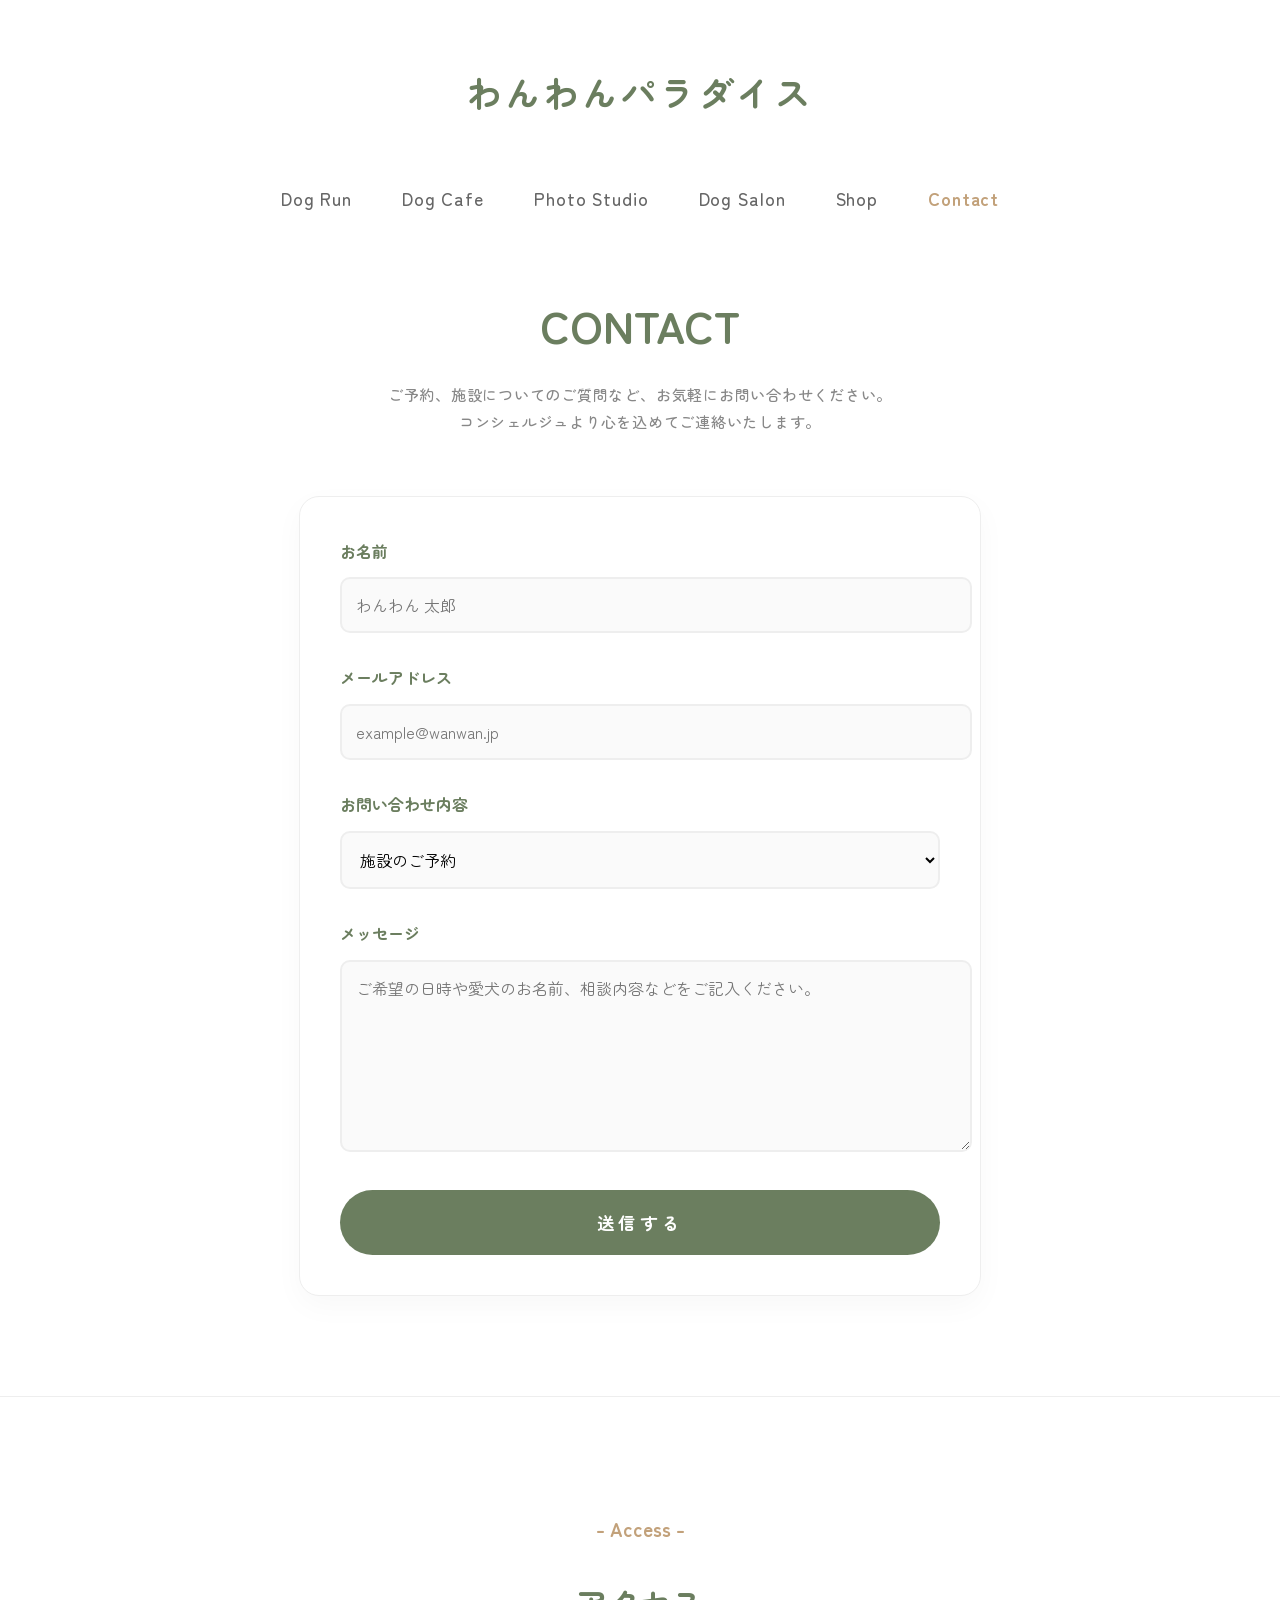
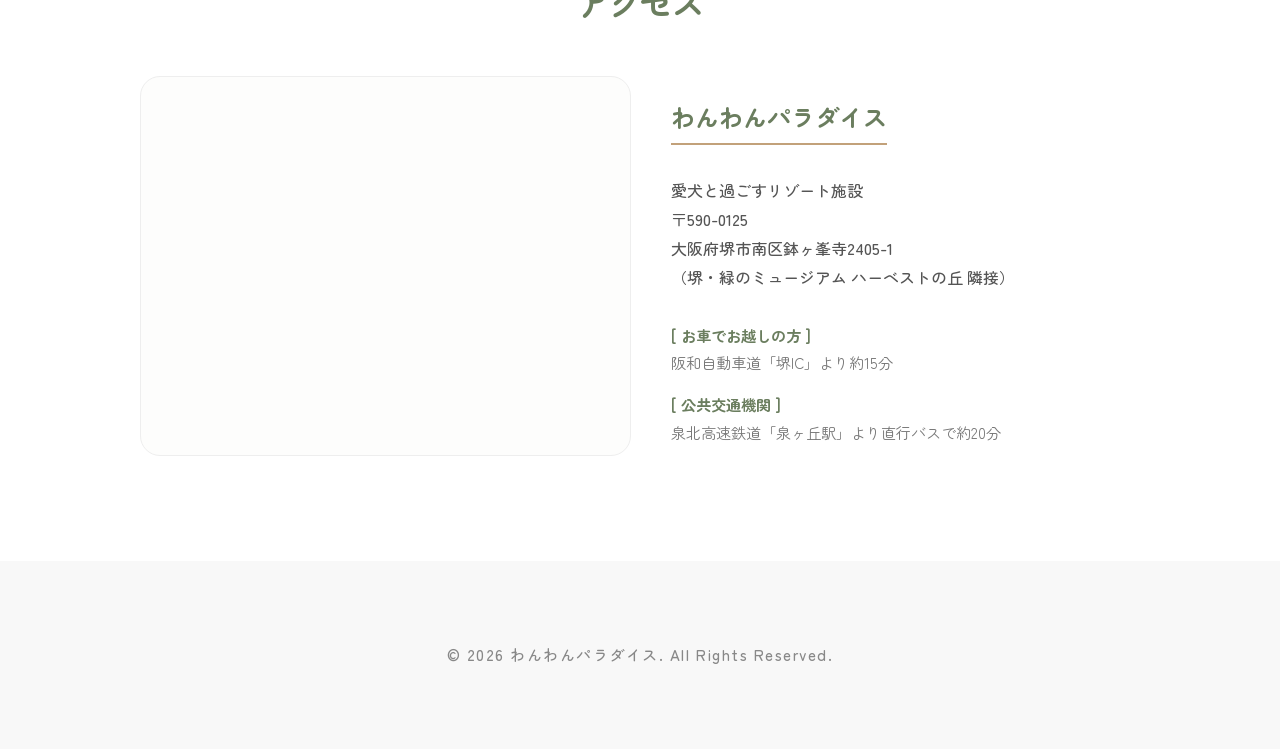
<file: contact.html>
<!DOCTYPE html>
<html lang="ja">
<head>
    <meta charset="UTF-8">
    <meta name="viewport" content="width=device-width, initial-scale=1.0">
    <title>Contact | わんわんパラダイス</title>
    <link href="https://fonts.googleapis.com/css2?family=Cormorant+Garamond:ital,wght@0,300;1,300&family=Noto+Sans+JP:wght@300;400&family=Zen+Maru+Gothic:wght@400;500;700&display=swap" rel="stylesheet">
    <style>
        /* 変数定義（サイト共通） */
        :root {
            --main-green: #6b7e5f; /* トップページと統一 */
            --accent-gold: #c2a17a; /* トップページと統一 */
            --text-color: #444;
            --line-color: #eee;
            --light-gray: #f8f8f8;
            --bg-color: #fdfdfc;
        }

        body {
            margin: 0; padding: 0;
            background-color: #fff;
            color: var(--text-color);
            /* 親しみやすい丸ゴシックへ変更 */
            font-family: 'Zen Maru Gothic', sans-serif;
            -webkit-font-smoothing: antialiased;
            line-height: 1.8;
        }

        /* --- 🐾 スマホ専用 details メニュー --- */
        .mobile-only-menu { display: none; }

        /* --- ヘッダーデザイン --- */
        .site-header { padding: 60px 0 30px; text-align: center; background: #fff; }
        .header-logo {
            font-size: 2.2rem;
            letter-spacing: 0.1em; margin-bottom: 60px; font-weight: 700;
        }
        .header-logo a { text-decoration: none; color: var(--main-green); }

        .global-nav ul {
            display: flex; justify-content: center;
            list-style: none; gap: 50px; padding: 0; margin: 0;
        }
        .global-nav li a {
            text-decoration: none; color: #666;
            font-size: 1.1rem;
            font-weight: 500;
            letter-spacing: 0.05em; transition: 0.3s;
            position: relative; padding-bottom: 8px;
        }
        .global-nav li a:hover { color: var(--accent-gold); }

        /* --- モバイル対応 --- */
        @media (max-width: 900px) {
            .global-nav { display: none; }
            .mobile-only-menu {
                display: block; position: sticky; top: 0; z-index: 3000;
            }
            .header-logo { font-size: 1.8rem; margin-bottom: 30px; }
            .site-header { padding: 40px 0 20px; }
        }

        /* --- Contact コンテンツデザイン --- */
        .container { max-width: 1000px; margin: 0 auto; padding: 0 20px; }
        .page-title-section { text-align: center; margin: 40px 0 60px; }
        .page-title { font-size: 2.8rem; color: var(--main-green); font-weight: 700; margin-bottom: 15px; }
        .page-subtitle { font-size: 0.95rem; color: #888; letter-spacing: 0.05em; line-height: 1.8; font-weight: 500; }

        /* --- Contact Form --- */
        .contact-form { max-width: 600px; margin: 40px auto 100px; background: #fff; padding: 40px; border-radius: 20px; border: 1px solid var(--line-color); box-shadow: 0 10px 30px rgba(0,0,0,0.03); }
        .form-group { margin-bottom: 30px; }
        label { display: block; margin-bottom: 12px; font-weight: 700; color: var(--main-green); font-size: 1rem; }
        
        input, select, textarea { 
            width: 100%; padding: 14px; border: 2px solid var(--line-color); 
            border-radius: 10px; font-family: 'Zen Maru Gothic', sans-serif; 
            background: #fafafa; transition: 0.3s; font-size: 1rem;
        }
        input:focus, select:focus, textarea:focus { outline: none; border-color: var(--accent-gold); background: #fff; }
        
        textarea { height: 160px; resize: vertical; }
        
        .btn-submit { 
            width: 100%; padding: 20px; background: var(--main-green); 
            color: #fff; border: none; cursor: pointer; 
            border-radius: 50px;
            font-size: 1.1rem; transition: 0.3s; letter-spacing: 0.2em;
            font-family: 'Zen Maru Gothic', sans-serif;
            font-weight: 700;
        }
        .btn-submit:hover { background: var(--accent-gold); transform: translateY(-2px); box-shadow: 0 5px 15px rgba(194, 161, 122, 0.3); }

        /* --- Access Section --- */
        .access-wrap { padding: 100px 0; background: #fff; border-top: 1px solid var(--line-color); }
        .access-container { display: flex; flex-wrap: wrap; gap: 40px; align-items: center; margin-top: 40px; }

        footer { 
            text-align: center; padding: 80px 0; color: #888; 
            font-weight: 500;
            font-size: 0.95rem; 
            letter-spacing: 0.1em; background: var(--light-gray);
        }

        @media (max-width: 600px) {
            .contact-form { padding: 30px 20px; }
            .page-title { font-size: 2.2rem; }
        }
    </style>
</head>
<body>

<details class="mobile-only-menu">
  <summary style="cursor:pointer; padding:15px; list-style:none; background:var(--main-green); color:white; text-align:center; font-weight:700; letter-spacing:0.1em;">
    🐾 MENU 
  </summary>
  <nav style="background:rgba(255,255,255,0.98); padding:25px; border-bottom:1px solid var(--line-color); text-align:center; backdrop-filter:blur(5px);">
    <ul style="list-style:none; padding:0; margin:0;">
      <li style="margin-bottom:20px;"><a href="Dog Run.html" style="text-decoration:none; color:var(--main-green); font-size:1.1rem; font-weight:700;">Dog Run</a></li>
      <li style="margin-bottom:20px;"><a href="Dog Cafe.html" style="text-decoration:none; color:var(--main-green); font-size:1.1rem; font-weight:700;">Dog Cafe</a></li>
      <li style="margin-bottom:20px;"><a href="Photo Area.html" style="text-decoration:none; color:var(--main-green); font-size:1.1rem; font-weight:700;">Photo Studio</a></li>
      <li style="margin-bottom:20px;"><a href="Dog Salon.html" style="text-decoration:none; color:var(--main-green); font-size:1.1rem; font-weight:700;">Dog Salon</a></li>
      <li style="margin-bottom:20px;"><a href="Shop.html" style="text-decoration:none; color:var(--main-green); font-size:1.1rem; font-weight:700;">Shop</a></li>
      <li><a href="contact.html" style="text-decoration:none; color:var(--accent-gold); font-size:1.1rem; font-weight:700;">Contact</a></li>
    </ul>
  </nav>
</details>

<header class="site-header">
    <div class="header-logo">
        <a href="index.html">わんわんパラダイス</a>
    </div>
    <nav class="global-nav">
        <ul>
            <li><a href="Dog Run.html">Dog Run</a></li>
            <li><a href="Dog Cafe.html">Dog Cafe</a></li>
            <li><a href="Photo Area.html">Photo Studio</a></li>
            <li><a href="Dog Salon.html">Dog Salon</a></li>
            <li><a href="Shop.html">Shop</a></li>
            <li><a href="contact.html" style="color: var(--accent-gold); font-weight: 700;">Contact</a></li>
        </ul>
    </nav>
</header>

<main class="container">
    <div class="page-title-section">
        <h1 class="page-title">CONTACT</h1>
        <p class="page-subtitle">ご予約、施設についてのご質問など、お気軽にお問い合わせください。<br>コンシェルジュより心を込めてご連絡いたします。</p>
    </div>

    <form class="contact-form" action="#" method="post">
        <div class="form-group">
            <label for="name">お名前</label>
            <input type="text" id="name" name="name" required placeholder="わんわん 太郎">
        </div>
        <div class="form-group">
            <label for="email">メールアドレス</label>
            <input type="email" id="email" name="email" required placeholder="example@wanwan.jp">
        </div>
        <div class="form-group">
            <label for="category">お問い合わせ内容</label>
            <select id="category" name="category">
                <option value="reserve">施設のご予約</option>
                <option value="salon">トリミング予約</option>
                <option value="question">施設についてのご質問</option>
                <option value="other">その他</option>
            </select>
        </div>
        <div class="form-group">
            <label for="message">メッセージ</label>
            <textarea id="message" name="message" required placeholder="ご希望の日時や愛犬のお名前、相談内容などをご記入ください。"></textarea>
        </div>
        <button type="submit" class="btn-submit">送信する</button>
    </form>
</main>

<section class="access-wrap">
    <div class="container">
        <div style="text-align: center; margin-bottom: 40px;">
            <h2 style="font-size:1.2rem; color:var(--accent-gold); margin-bottom:10px; font-weight:700;">- Access -</h2>
            <h2 style="font-size: 2rem; color: var(--main-green); font-weight: 700;">アクセス</h2>
        </div>

        <div class="access-container">
            <div style="flex: 1; min-width: 300px; border: 1px solid var(--line-color); padding: 10px; background: #fdfdfc; border-radius: 20px;">
                <iframe 
                    src="https://www.google.com/maps/embed?pb=!1m18!1m12!1m3!1d3286.953509176378!2d135.53123537633216!3d34.47870939498218!2m3!1f0!2f0!3f0!3m2!1i1024!2i768!4f13.1!3m3!1m2!1s0x6000da2840000001%3A0x6b70125430b35581!2z44OP44O844OZ44K544OI44Gu5LiY!5e0!3m2!1sja!2sjp!4v1710000000000!5m2!1sja!2sjp" 
                    width="100%" 
                    height="350" 
                    style="border:0; filter: grayscale(0.2); border-radius: 15px;" 
                    allowfullscreen="" 
                    loading="lazy">
                </iframe>
            </div>

            <div style="flex: 1; min-width: 300px;">
                <div style="margin-bottom: 30px;">
                    <h3 style="color: var(--main-green); font-size: 1.5rem; margin-bottom: 15px; border-bottom: 2px solid var(--accent-gold); display: inline-block; padding-bottom: 5px; font-weight: 700;">
                        わんわんパラダイス
                    </h3>
                    <p style="font-size: 1rem; color: #555; font-weight: 500;">
                        愛犬と過ごすリゾート施設<br>
                        〒590-0125<br>
                        大阪府堺市南区鉢ヶ峯寺2405-1<br>
                        （堺・緑のミュージアム ハーベストの丘 隣接）
                    </p>
                </div>
                
                <div style="font-size: 0.95rem; color: #777;">
                    <p style="margin-bottom: 10px;">
                        <strong style="color: var(--main-green);">[ お車でお越しの方 ]</strong><br>
                        阪和自動車道「堺IC」より約15分
                    </p>
                    <p>
                        <strong style="color: var(--main-green);">[ 公共交通機関 ]</strong><br>
                        泉北高速鉄道「泉ヶ丘駅」より直行バスで約20分
                    </p>
                </div>
            </div>
        </div>
    </div>
</section>

<footer>
    © 2026 わんわんパラダイス. All Rights Reserved.
</footer>

</body>
</html>
</file>
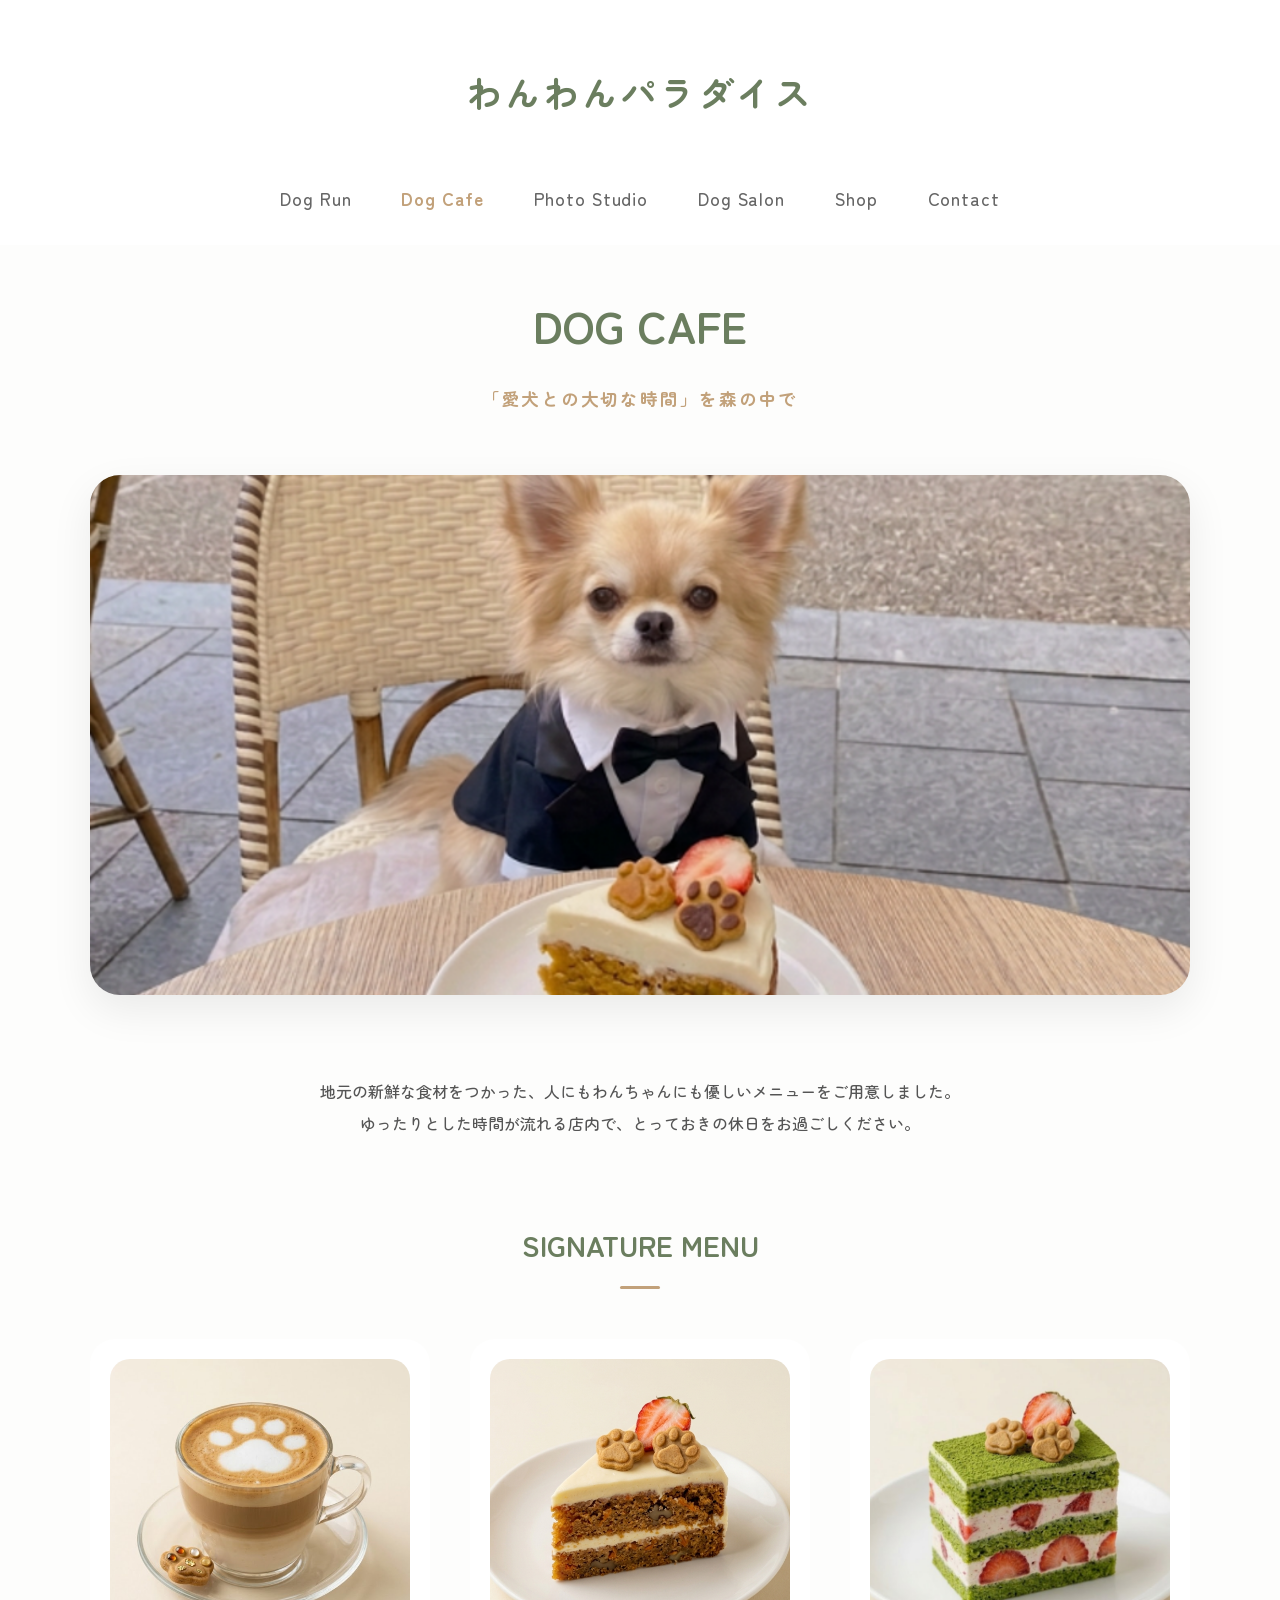
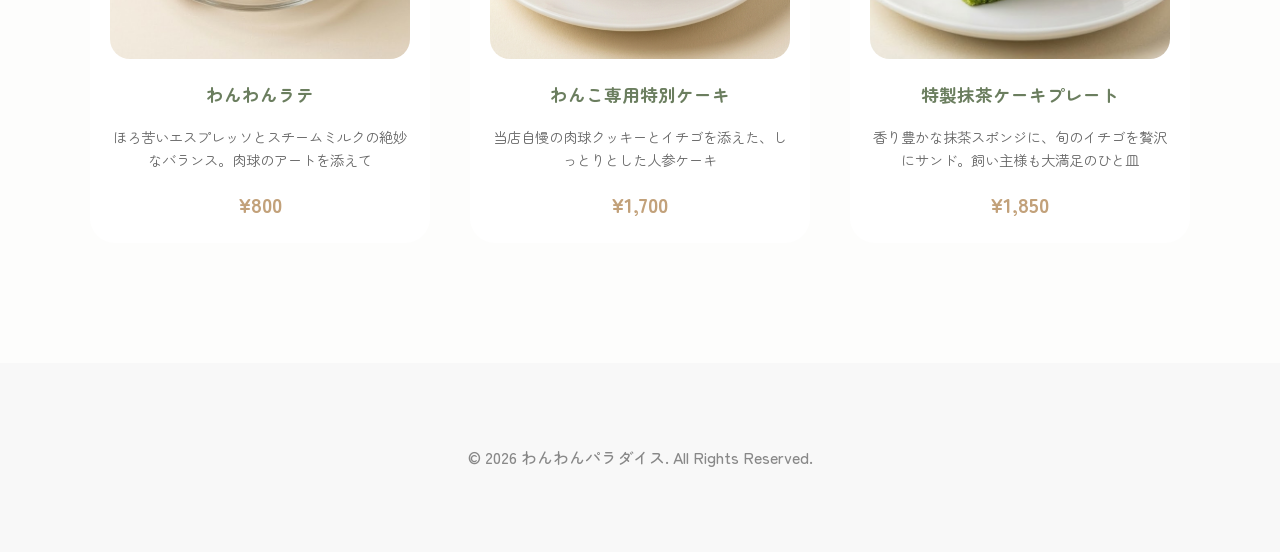
<file: Dog Cafe.html>
<!DOCTYPE html>
<html lang="ja">
<head>
    <meta charset="UTF-8">
    <meta name="viewport" content="width=device-width, initial-scale=1.0">
    <title>Dog Cafe | わんわんパラダイス</title>
    <link href="https://fonts.googleapis.com/css2?family=Cormorant+Garamond:ital,wght@0,300;1,300&family=Noto+Sans+JP:wght@300;400&family=Zen+Maru+Gothic:wght@400;500;700&display=swap" rel="stylesheet">
    <style>
        /* 変数定義（他ページと完全に統一） */
        :root {
            --main-green: #6b7e5f;
            --accent-gold: #c2a17a;
            --text-color: #444;
            --bg-color: #fdfdfc;
            --line-color: #eee;
            --light-gray: #f8f8f8;
        }

        body {
            margin: 0; padding: 0;
            background-color: var(--bg-color);
            color: var(--text-color);
            /* 親しみやすい丸ゴシックへ変更 */
            font-family: 'Zen Maru Gothic', sans-serif;
            -webkit-font-smoothing: antialiased;
            line-height: 1.8;
        }

        /* --- 🐾 スマホ専用 details メニュー --- */
        .mobile-only-menu { display: none; }

        /* --- ヘッダーデザイン --- */
        .site-header {
            padding: 60px 0 30px;
            background-color: #fff;
            text-align: center;
        }

        .header-logo {
            font-size: 2.2rem;
            letter-spacing: 0.1em;
            margin-bottom: 60px;
            font-weight: 700;
        }
        .header-logo a { text-decoration: none; color: var(--main-green); }

        .global-nav ul {
            display: flex; justify-content: center;
            list-style: none; gap: 50px; padding: 0; margin: 0;
        }
        .global-nav li a {
            text-decoration: none; color: #666;
            font-size: 1.1rem;
            font-weight: 500;
            letter-spacing: 0.05em; transition: 0.3s;
            position: relative; padding-bottom: 8px;
        }
        .global-nav li a:hover { color: var(--accent-gold); }
        .global-nav li a.active { color: var(--accent-gold); font-weight: 700; }

        /* --- モバイル対応 --- */
        @media (max-width: 900px) {
            .global-nav { display: none; }
            .mobile-only-menu {
                display: block;
                position: sticky;
                top: 0;
                z-index: 3000;
            }
            .header-logo { font-size: 1.8rem; margin-bottom: 30px; }
            .site-header { padding: 40px 0 20px; }
        }

        /* --- Dog Cafe 固有のレイアウト --- */
        .container { max-width: 1100px; margin: 0 auto; padding: 0 20px; }
        
        .page-title-section { text-align: center; margin: 40px 0 60px; }
        .page-title { 
            font-size: 2.8rem; 
            color: var(--main-green); 
            font-weight: 700; 
            margin-bottom: 10px; 
        }
        .page-tagline {
            font-size: 1.1rem;
            color: var(--accent-gold);
            font-weight: 700;
            letter-spacing: 0.1em;
        }
        
        .hero-wrapper { 
            width: 100%; 
            height: 520px; 
            margin-bottom: 80px; 
            border-radius: 30px; /* 角を丸く */
            overflow: hidden; 
            box-shadow: 0 15px 40px rgba(0,0,0,0.08);
        }
        .hero-image { width: 100%; height: 100%; object-fit: cover; display: block; }

        .section-box { margin-bottom: 100px; }
        .section-box h2 { 
            font-size: 1.8rem; 
            color: var(--main-green);
            text-align: center;
            margin-bottom: 50px; 
            font-weight: 700;
            position: relative;
        }
        .section-box h2::after {
            content: "";
            display: block;
            width: 40px;
            height: 3px;
            background: var(--accent-gold);
            margin: 15px auto 0;
            border-radius: 2px;
        }

        .menu-grid {
            display: grid;
            grid-template-columns: repeat(3, 1fr);
            gap: 40px;
        }
        .menu-item { 
            text-align: center; 
            background: #fff;
            padding: 20px;
            border-radius: 25px;
            transition: 0.3s;
        }
        .menu-item:hover {
            transform: translateY(-10px);
            box-shadow: 0 10px 30px rgba(0,0,0,0.05);
        }
        .menu-img-box {
            width: 100%;
            aspect-ratio: 1 / 1;
            border-radius: 20px;
            overflow: hidden;
            margin-bottom: 20px;
        }
        .menu-img-box img { width: 100%; height: 100%; object-fit: cover; }
        
        .menu-name { 
            font-size: 1.1rem; 
            font-weight: 700;
            color: var(--main-green); 
            margin-bottom: 10px; 
        }
        .menu-desc {
            font-size: 0.9rem;
            color: #666;
            margin-bottom: 15px;
            line-height: 1.6;
        }
        .menu-price { 
            display: block;
            font-weight: 700;
            color: var(--accent-gold); 
            font-size: 1.3rem; 
        }

        .info-text { 
            text-align: center; 
            line-height: 2; 
            color: #555; 
            margin-bottom: 80px; 
            font-weight: 500;
        }

        footer { 
            text-align: center; 
            padding: 80px 0; 
            color: #888; 
            font-weight: 500;
            background: var(--light-gray); 
            margin-top: 120px; 
        }

        @media (max-width: 900px) {
            .hero-wrapper { height: 350px; border-radius: 20px; }
            .menu-grid { grid-template-columns: 1fr; gap: 30px; }
            .page-title { font-size: 2.2rem; }
        }
    </style>
</head>
<body>

<details class="mobile-only-menu">
  <summary style="cursor:pointer; padding:15px; list-style:none; background:var(--main-green); color:white; text-align:center; font-weight:700; letter-spacing:0.1em;">
    🐾 MENU
  </summary>
  <nav style="background:rgba(255,255,255,0.98); padding:25px; border-bottom:1px solid var(--line-color); text-align:center; backdrop-filter:blur(5px);">
    <ul style="list-style:none; padding:0; margin:0;">
      <li style="margin-bottom:20px;"><a href="Dog Run.html" style="text-decoration:none; color:var(--main-green); font-size:1.1rem; font-weight:700;">Dog Run</a></li>
      <li style="margin-bottom:20px;"><a href="Dog Cafe.html" style="text-decoration:none; color:var(--accent-gold); font-size:1.1rem; font-weight:700;">Dog Cafe</a></li>
      <li style="margin-bottom:20px;"><a href="Photo Area.html" style="text-decoration:none; color:var(--main-green); font-size:1.1rem; font-weight:700;">Photo Studio</a></li>
      <li style="margin-bottom:20px;"><a href="Dog Salon.html" style="text-decoration:none; color:var(--main-green); font-size:1.1rem; font-weight:700;">Dog Salon</a></li>
      <li style="margin-bottom:20px;"><a href="Shop.html" style="text-decoration:none; color:var(--main-green); font-size:1.1rem; font-weight:700;">Shop</a></li>
      <li><a href="contact.html" style="text-decoration:none; color:var(--main-green); font-size:1.1rem; font-weight:700;">Contact</a></li>
    </ul>
  </nav>
</details>

<header class="site-header">
    <div class="header-logo">
        <a href="index.html">わんわんパラダイス</a>
    </div>
    <nav class="global-nav">
        <ul>
            <li><a href="Dog Run.html">Dog Run</a></li>
            <li><a href="Dog Cafe.html" class="active">Dog Cafe</a></li>
            <li><a href="Photo Area.html">Photo Studio</a></li>
            <li><a href="Dog Salon.html">Dog Salon</a></li>
            <li><a href="Shop.html">Shop</a></li>
            <li><a href="contact.html">Contact</a></li>
        </ul>
    </nav>
</header>

<main class="container">
    <div class="page-title-section">
        <h1 class="page-title">DOG CAFE</h1>
        <p class="page-tagline">「愛犬との大切な時間」を森の中で</p>
    </div>

    <div class="hero-wrapper">
        <img src="image/cafe.png" alt="Cafe ビジュアル" class="hero-image">
    </div>

    <div class="info-text">
        <p>地元の新鮮な食材をつかった、人にもわんちゃんにも優しいメニューをご用意しました。<br>
        ゆったりとした時間が流れる店内で、とっておきの休日をお過ごしください。</p>
    </div>

    <section class="section-box">
        <h2>SIGNATURE MENU</h2>
        <div class="menu-grid">
            <div class="menu-item">
                <div class="menu-img-box"><img src="image/menu2.png" alt="Coffee"></div>
                <p class="menu-name">わんわんラテ</p>
                <p class="menu-desc">ほろ苦いエスプレッソとスチームミルクの絶妙なバランス。肉球のアートを添えて</p>
                <span class="menu-price">¥800</span>
            </div>
            <div class="menu-item">
                <div class="menu-img-box"><img src="image/menu1.png" alt="Dog Menu"></div>
                <p class="menu-name">わんこ専用特別ケーキ</p>
                <p class="menu-desc">当店自慢の肉球クッキーとイチゴを添えた、しっとりとした人参ケーキ</p>
                <span class="menu-price">¥1,700</span>
            </div>
            <div class="menu-item">
                <div class="menu-img-box"><img src="image/menu3.png" alt="Cake"></div>
                <p class="menu-name">特製抹茶ケーキプレート</p>
                <p class="menu-desc">香り豊かな抹茶スポンジに、旬のイチゴを贅沢にサンド。飼い主様も大満足のひと皿</p>
                <span class="menu-price">¥1,850</span>
            </div>
        </div>
    </section>
</main>

<footer>
    © 2026 わんわんパラダイス. All Rights Reserved.
</footer>

</body>
</html>
</file>
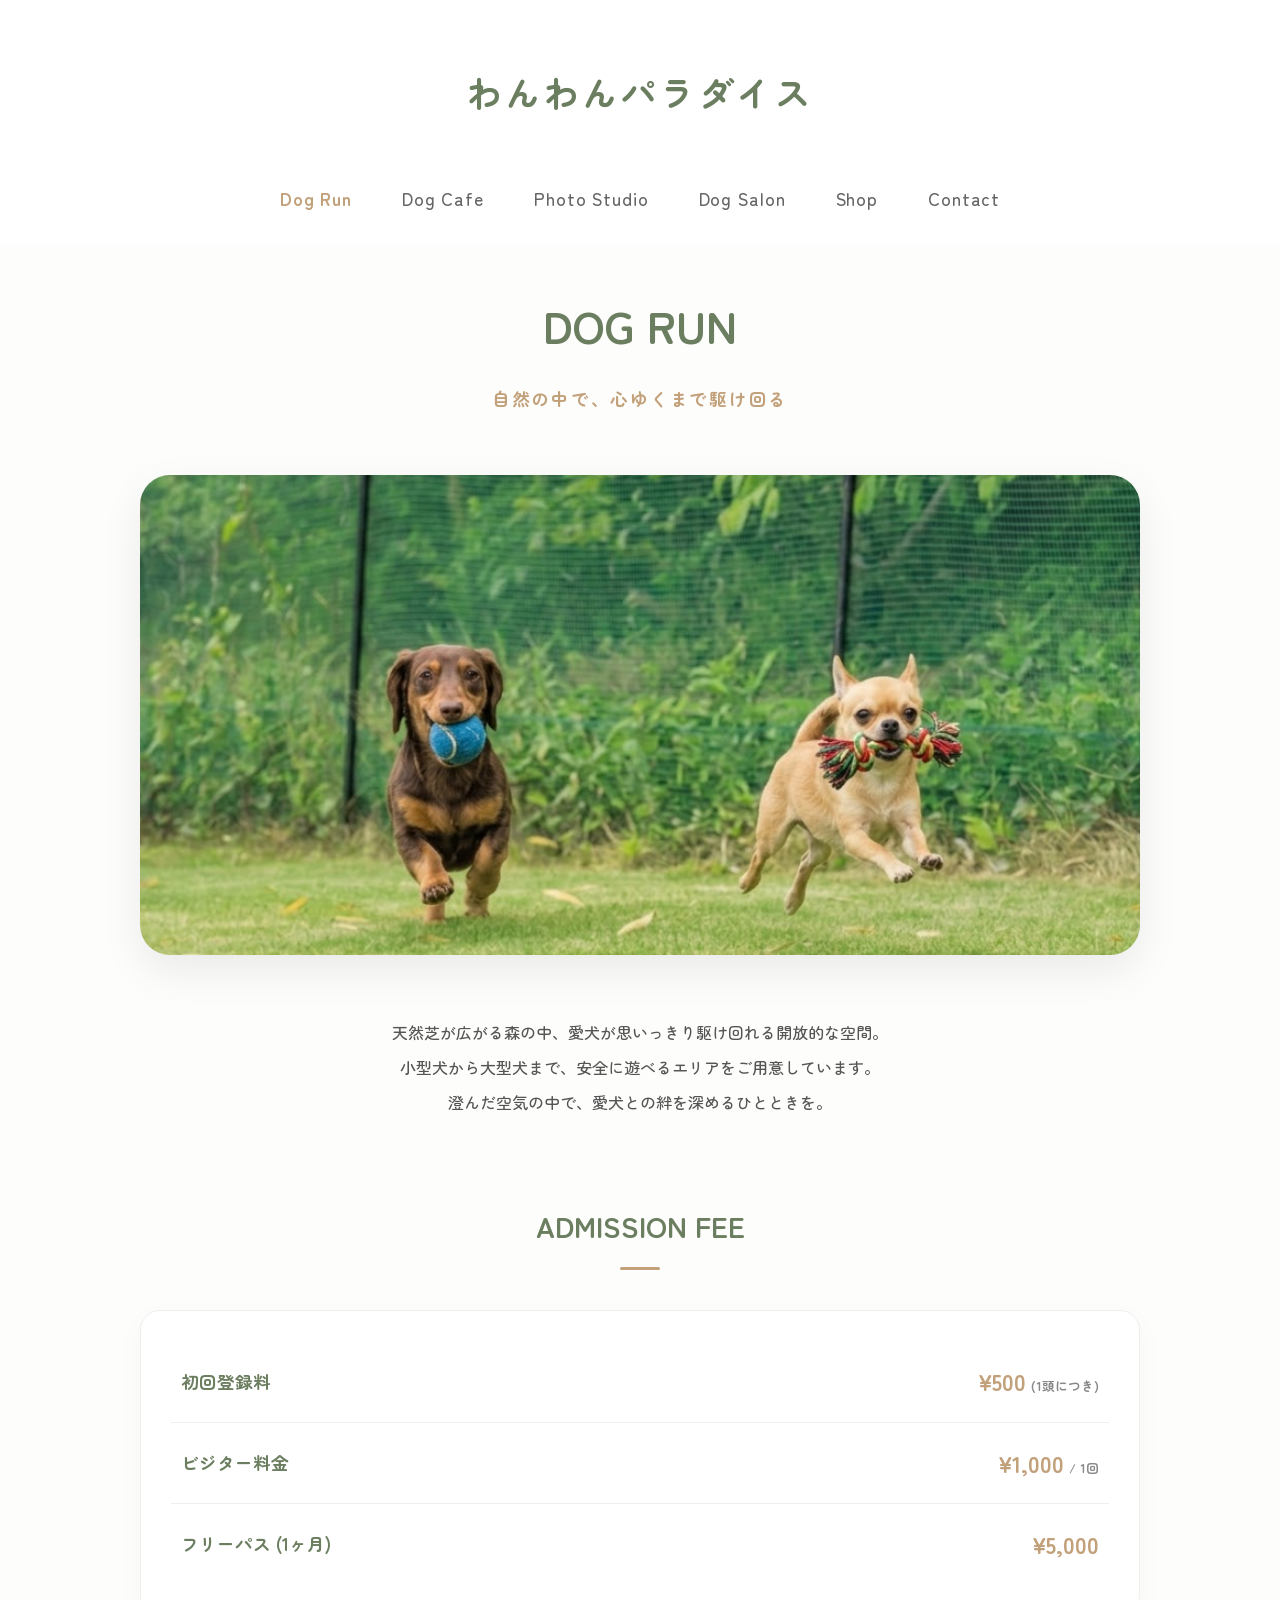
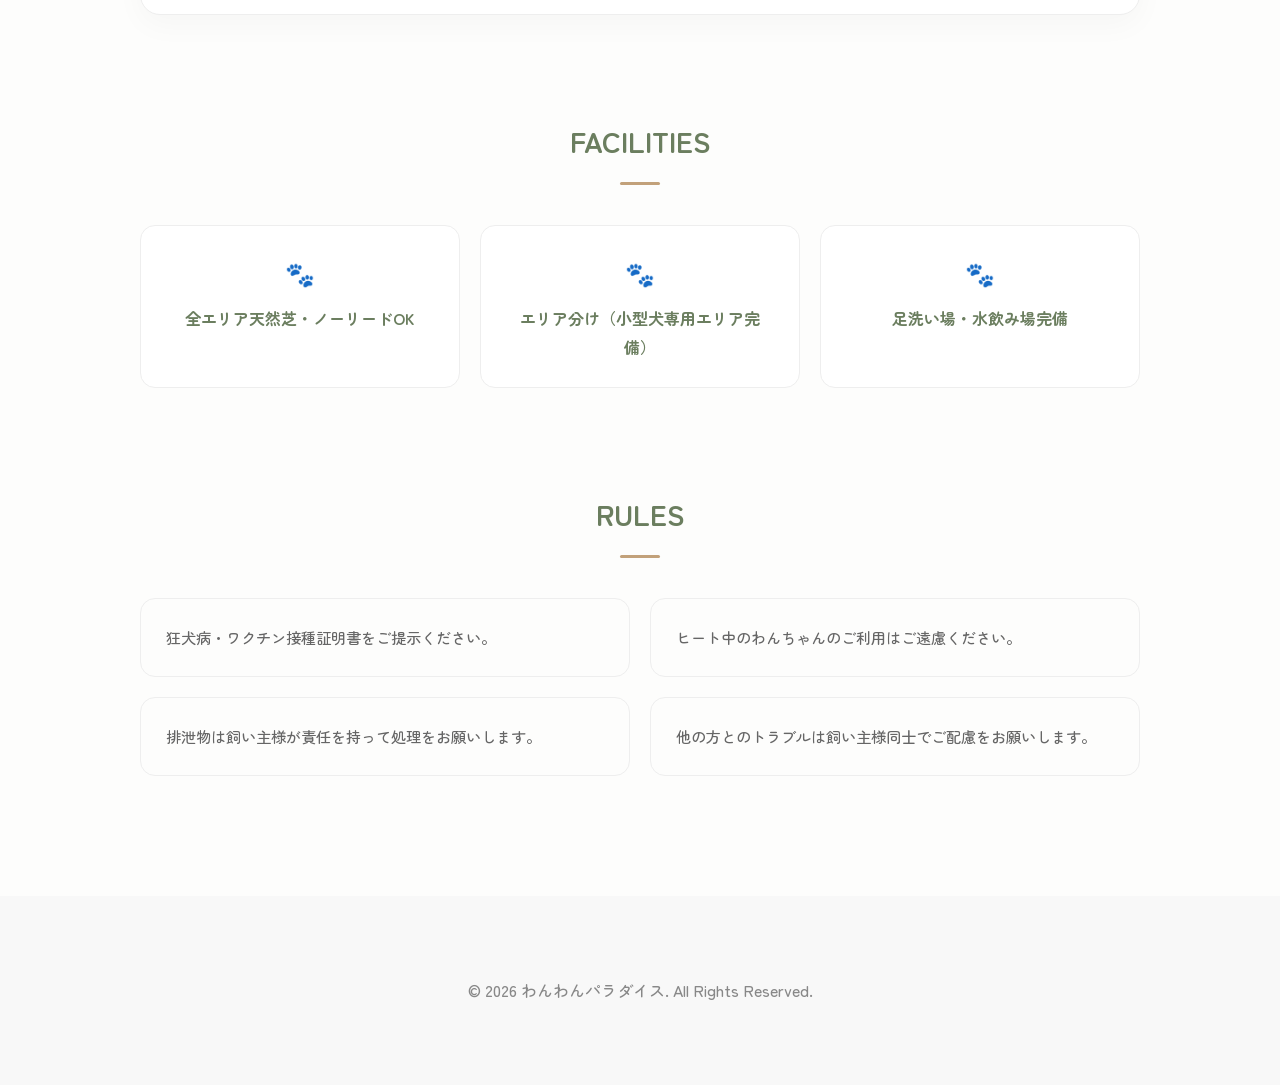
<file: Dog Run.html>
<!DOCTYPE html>
<html lang="ja">
<head>
    <meta charset="UTF-8">
    <meta name="viewport" content="width=device-width, initial-scale=1.0">
    <title>Dog Run | わんわんパラダイス</title>
    <link href="https://fonts.googleapis.com/css2?family=Cormorant+Garamond:ital,wght@0,300;1,300&family=Noto+Sans+JP:wght@300;400&family=Zen+Maru+Gothic:wght@400;500;700&display=swap" rel="stylesheet">
    <style>
        /* 変数定義（他ページと完全に統一） */
        :root {
            --main-green: #6b7e5f;
            --accent-gold: #c2a17a;
            --text-color: #444;
            --line-color: #eee;
            --light-gray: #f8f8f8;
            --bg-color: #fdfdfc;
        }

        body {
            margin: 0; padding: 0;
            background-color: var(--bg-color);
            color: var(--text-color);
            /* 親しみやすい丸ゴシックへ変更 */
            font-family: 'Zen Maru Gothic', sans-serif;
            -webkit-font-smoothing: antialiased;
            line-height: 1.8;
        }

        /* --- 🐾 スマホ専用 details メニュー --- */
        .mobile-only-menu { display: none; }

        /* --- ヘッダーデザイン --- */
        .site-header {
            padding: 60px 0 30px;
            background-color: #fff;
            text-align: center;
        }

        .header-logo {
            font-size: 2.2rem;
            letter-spacing: 0.1em;
            margin-bottom: 60px;
            font-weight: 700;
        }
        .header-logo a { text-decoration: none; color: var(--main-green); }

        .global-nav ul {
            display: flex; justify-content: center;
            list-style: none; gap: 50px; padding: 0; margin: 0;
        }
        .global-nav li a {
            text-decoration: none; color: #666;
            font-size: 1.1rem;
            font-weight: 500;
            letter-spacing: 0.05em; transition: 0.3s;
            position: relative; padding-bottom: 8px;
        }
        .global-nav li a:hover { color: var(--accent-gold); }
        .global-nav li a.active { color: var(--accent-gold); font-weight: 700; }

        /* --- モバイル対応 --- */
        @media (max-width: 900px) {
            .global-nav { display: none; }
            .mobile-only-menu {
                display: block; position: sticky; top: 0; z-index: 3000;
            }
            .header-logo { font-size: 1.8rem; margin-bottom: 30px; }
            .site-header { padding: 40px 0 20px; }
        }

        /* --- Dog Run コンテンツ固有のスタイル --- */
        .container { max-width: 1000px; margin: 0 auto; padding: 0 20px; }
        
        .page-title-section { text-align: center; margin: 40px 0 60px; }
        .page-title { font-size: 2.8rem; color: var(--main-green); font-weight: 700; margin-bottom: 10px; }
        .page-subtitle { font-size: 1.1rem; color: var(--accent-gold); font-weight: 700; letter-spacing: 0.1em; }

        .hero-wrapper { 
            width: 100%; height: 480px; margin-bottom: 60px; 
            border-radius: 30px; overflow: hidden; 
            box-shadow: 0 15px 40px rgba(0,0,0,0.08); 
        }
        .hero-image { width: 100%; height: 100%; object-fit: cover; }
        
        .intro-text { text-align: center; max-width: 750px; margin: 0 auto 80px; line-height: 2.2; font-size: 1rem; color: #555; font-weight: 500; }

        .section-box { margin-bottom: 100px; }
        .section-box h2 { 
            font-size: 1.8rem; 
            color: var(--main-green);
            text-align: center;
            margin-bottom: 40px; 
            font-weight: 700;
            position: relative;
        }
        .section-box h2::after {
            content: "";
            display: block;
            width: 40px;
            height: 3px;
            background: var(--accent-gold);
            margin: 15px auto 0;
            border-radius: 2px;
        }

        /* 料金表のモダン化 */
        .price-card {
            background: #fff;
            border-radius: 20px;
            padding: 30px;
            box-shadow: 0 10px 30px rgba(0,0,0,0.03);
            border: 1px solid var(--line-color);
        }
        .price-table { width: 100%; border-collapse: collapse; font-size: 1.1rem; }
        .price-table th, .price-table td { padding: 20px 10px; border-bottom: 1px solid var(--line-color); }
        .price-table tr:last-child th, .price-table tr:last-child td { border-bottom: none; }
        .price-table th { text-align: left; color: var(--main-green); font-weight: 700; }
        .price-table td { text-align: right; color: var(--accent-gold); font-weight: 700; font-size: 1.4rem; }
        .price-table td small { font-size: 0.8rem; color: #888; margin-left: 5px; }

        .feature-list { 
            display: grid;
            grid-template-columns: repeat(auto-fit, minmax(250px, 1fr));
            gap: 20px;
            list-style: none; padding: 0; 
        }
        .feature-list li { 
            background: #fff;
            padding: 25px;
            border-radius: 15px;
            text-align: center;
            font-weight: 700;
            color: var(--main-green);
            border: 1px solid var(--line-color);
            position: relative;
        }
        .feature-list li::before { content: '🐾'; display: block; margin-bottom: 10px; font-size: 1.5rem; }

        .rules-grid { display: grid; grid-template-columns: 1fr 1fr; gap: 20px; margin-top: 20px; }
        .rule-item { 
            line-height: 1.8; 
            background: #fdfdfc; 
            padding: 25px; 
            border-radius: 15px; 
            font-size: 0.95rem; 
            border: 1px solid var(--line-color);
            color: #666;
            font-weight: 500;
        }

        footer { 
            text-align: center; 
            padding: 80px 0; 
            color: #888; 
            font-weight: 500;
            background: var(--light-gray); 
            margin-top: 120px; 
        }

        @media (max-width: 768px) {
            .hero-wrapper { height: 320px; border-radius: 20px; }
            .rules-grid { grid-template-columns: 1fr; }
            .price-table th, .price-table td { font-size: 1rem; padding: 15px 5px; }
            .price-table td { font-size: 1.2rem; }
        }
    </style>
</head>
<body>

<details class="mobile-only-menu">
  <summary style="cursor:pointer; padding:15px; list-style:none; background:var(--main-green); color:white; text-align:center; font-weight:700; letter-spacing:0.1em;">
    🐾 MENU
  </summary>
  <nav style="background:rgba(255,255,255,0.98); padding:25px; border-bottom:1px solid var(--line-color); text-align:center; backdrop-filter:blur(5px);">
    <ul style="list-style:none; padding:0; margin:0;">
      <li style="margin-bottom:20px;"><a href="Dog Run.html" style="text-decoration:none; color:var(--accent-gold); font-size:1.1rem; font-weight:700;">Dog Run</a></li>
      <li style="margin-bottom:20px;"><a href="Dog Cafe.html" style="text-decoration:none; color:var(--main-green); font-size:1.1rem; font-weight:700;">Dog Cafe</a></li>
      <li style="margin-bottom:20px;"><a href="Photo Area.html" style="text-decoration:none; color:var(--main-green); font-size:1.1rem; font-weight:700;">Photo Studio</a></li>
      <li style="margin-bottom:20px;"><a href="Dog Salon.html" style="text-decoration:none; color:var(--main-green); font-size:1.1rem; font-weight:700;">Dog Salon</a></li>
      <li style="margin-bottom:20px;"><a href="Shop.html" style="text-decoration:none; color:var(--main-green); font-size:1.1rem; font-weight:700;">Shop</a></li>
      <li><a href="contact.html" style="text-decoration:none; color:var(--main-green); font-size:1.1rem; font-weight:700;">Contact</a></li>
    </ul>
  </nav>
</details>

<header class="site-header">
    <div class="header-logo">
        <a href="index.html">わんわんパラダイス</a>
    </div>
    <nav class="global-nav">
        <ul>
            <li><a href="Dog Run.html" style="color: var(--accent-gold); font-weight: 700;">Dog Run</a></li>
            <li><a href="Dog Cafe.html">Dog Cafe</a></li>
            <li><a href="Photo Area.html">Photo Studio</a></li>
            <li><a href="Dog Salon.html">Dog Salon</a></li>
            <li><a href="Shop.html">Shop</a></li>
            <li><a href="contact.html">Contact</a></li>
        </ul>
    </nav>
</header>

<main class="container">
    <div class="page-title-section">
        <h1 class="page-title">DOG RUN</h1>
        <p class="page-subtitle">自然の中で、心ゆくまで駆け回る</p>
    </div>
    
    <div class="hero-wrapper">
        <img src="image/ran.png" class="hero-image" alt="Dog Run">
    </div>
    
    <div class="intro-text">
        <p>天然芝が広がる森の中、愛犬が思いっきり駆け回れる開放的な空間。<br>
        小型犬から大型犬まで、安全に遊べるエリアをご用意しています。<br>
        澄んだ空気の中で、愛犬との絆を深めるひとときを。</p>
    </div>

    <div class="section-box">
        <h2>ADMISSION FEE</h2>
        <div class="price-card">
            <table class="price-table">
                <tr><th>初回登録料</th><td>¥500<small>(1頭につき)</small></td></tr>
                <tr><th>ビジター料金</th><td>¥1,000<small>/ 1回</small></td></tr>
                <tr><th>フリーパス (1ヶ月)</th><td>¥5,000</td></tr>
            </table>
        </div>
    </div>

    <div class="section-box">
        <h2>FACILITIES</h2>
        <ul class="feature-list">
            <li>全エリア天然芝・ノーリードOK</li>
            <li>エリア分け（小型犬専用エリア完備）</li>
            <li>足洗い場・水飲み場完備</li>
        </ul>
    </div>

    <div class="section-box">
        <h2>RULES</h2>
        <div class="rules-grid">
            <div class="rule-item">狂犬病・ワクチン接種証明書をご提示ください。</div>
            <div class="rule-item">ヒート中のわんちゃんのご利用はご遠慮ください。</div>
            <div class="rule-item">排泄物は飼い主様が責任を持って処理をお願いします。</div>
            <div class="rule-item">他の方とのトラブルは飼い主様同士でご配慮をお願いします。</div>
        </div>
    </div>
</main>

<footer>
    © 2026 わんわんパラダイス. All Rights Reserved.
</footer>

</body>
</html>
</file>
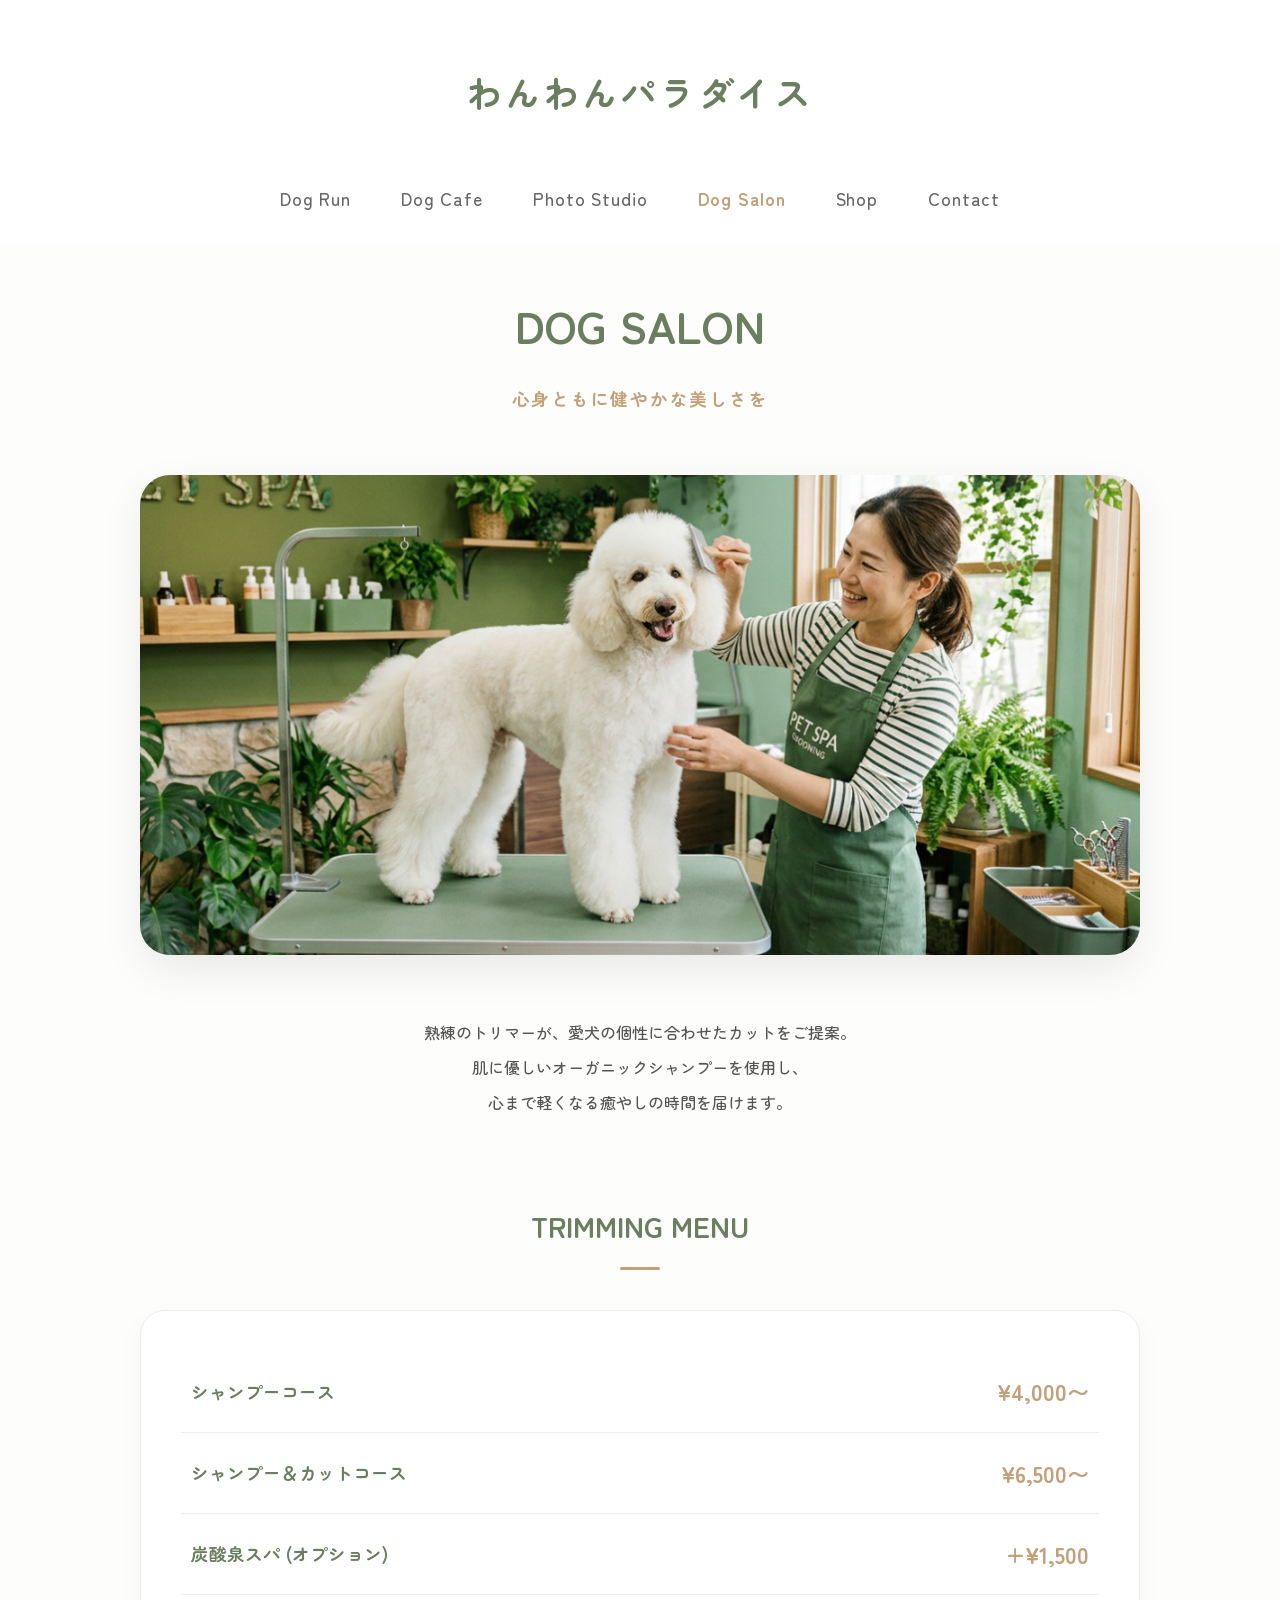
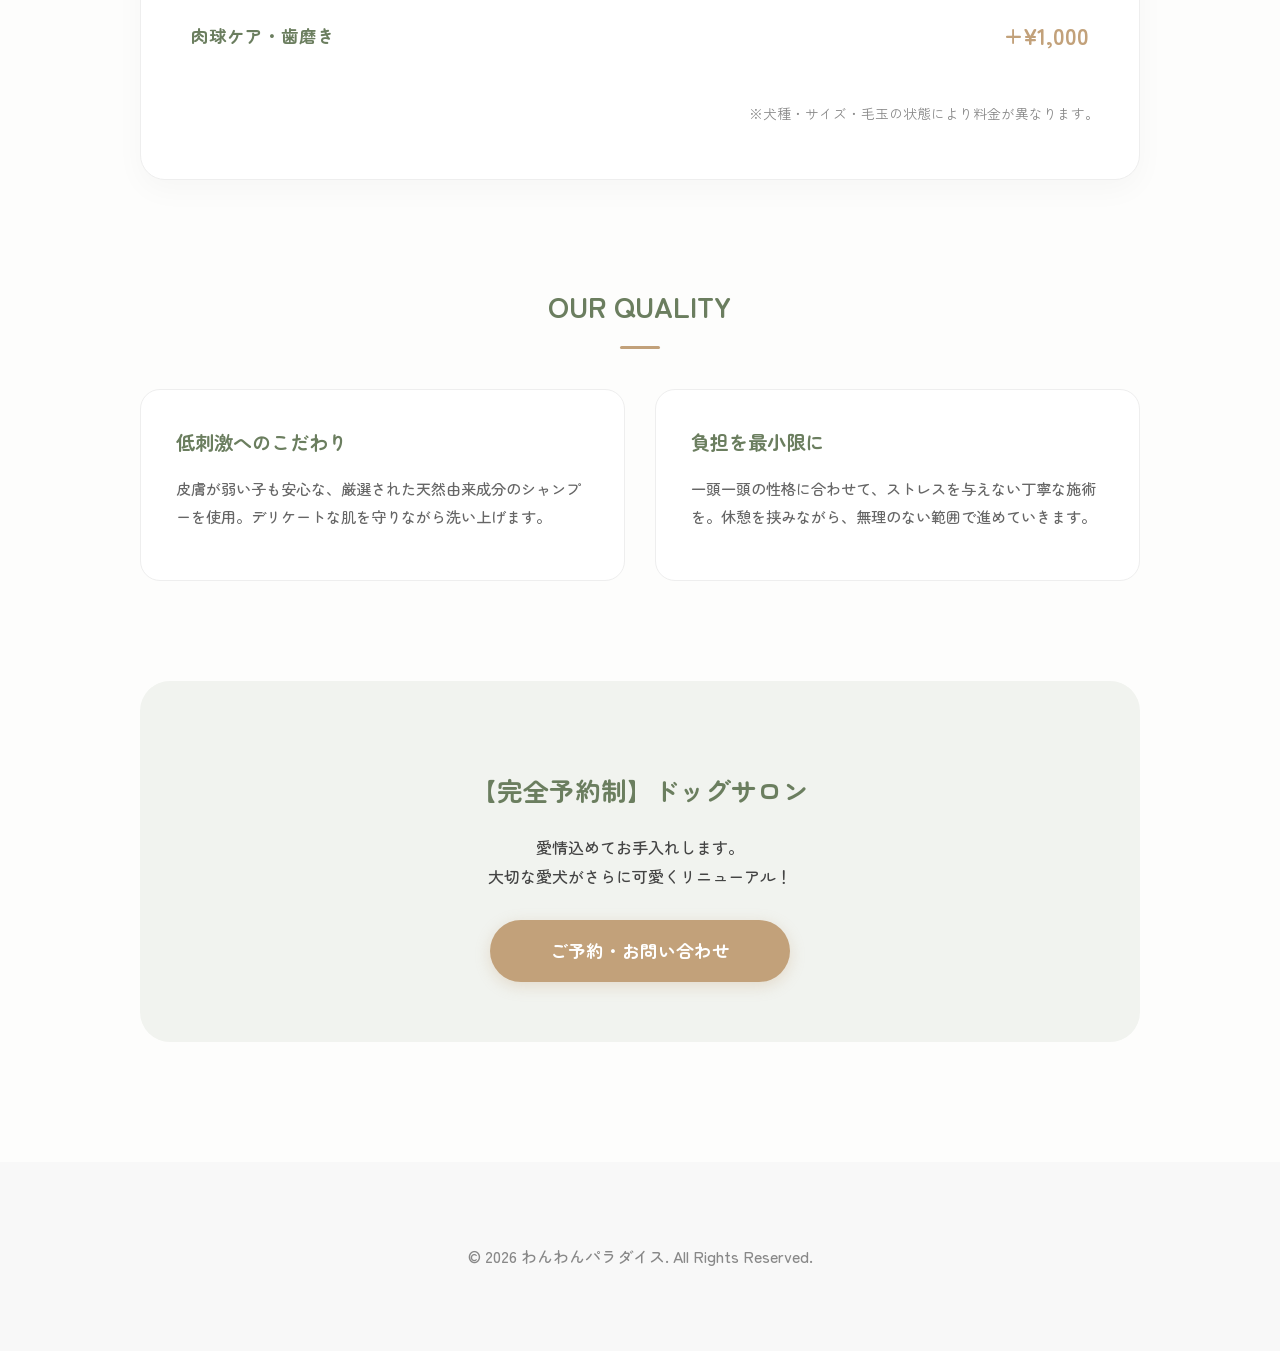
<file: Dog Salon.html>
<!DOCTYPE html>
<html lang="ja">
<head>
    <meta charset="UTF-8">
    <meta name="viewport" content="width=device-width, initial-scale=1.0">
    <title>Dog Salon | わんわんパラダイス</title>
    <link href="https://fonts.googleapis.com/css2?family=Cormorant+Garamond:ital,wght@0,300;1,300&family=Noto+Sans+JP:wght@300;400&family=Zen+Maru+Gothic:wght@400;500;700&display=swap" rel="stylesheet">
    <style>
        /* 変数定義（他ページと完全に統一） */
        :root {
            --main-green: #6b7e5f;
            --accent-gold: #c2a17a;
            --text-color: #444;
            --line-color: #eee;
            --light-gray: #f8f8f8;
            --bg-color: #fdfdfc;
        }

        body {
            margin: 0; padding: 0;
            background-color: var(--bg-color);
            color: var(--text-color);
            /* 親しみやすい丸ゴシックへ変更 */
            font-family: 'Zen Maru Gothic', sans-serif;
            -webkit-font-smoothing: antialiased;
            line-height: 1.8;
        }

        /* --- 🐾 スマホ専用 details メニュー --- */
        .mobile-only-menu { display: none; }

        /* --- ヘッダーデザイン --- */
        .site-header {
            padding: 60px 0 30px;
            background-color: #fff;
            text-align: center;
        }

        .header-logo {
            font-size: 2.2rem;
            letter-spacing: 0.1em;
            margin-bottom: 60px;
            font-weight: 700;
        }
        .header-logo a { text-decoration: none; color: var(--main-green); }

        .global-nav ul {
            display: flex; justify-content: center;
            list-style: none; gap: 50px; padding: 0; margin: 0;
        }
        .global-nav li a {
            text-decoration: none; color: #666;
            font-size: 1.1rem;
            font-weight: 500;
            letter-spacing: 0.05em; transition: 0.3s;
            position: relative; padding-bottom: 8px;
        }
        .global-nav li a:hover { color: var(--accent-gold); }
        .global-nav li a.active { color: var(--accent-gold); font-weight: 700; }

        /* --- モバイル対応 --- */
        @media (max-width: 900px) {
            .global-nav { display: none; }
            .mobile-only-menu {
                display: block; position: sticky; top: 0; z-index: 3000;
            }
            .header-logo { font-size: 1.8rem; margin-bottom: 30px; }
            .site-header { padding: 40px 0 20px; }
        }

        /* --- Dog Salon コンテンツ固有のスタイル --- */
        .container { max-width: 1000px; margin: 0 auto; padding: 0 20px; }
        
        .page-title-section { text-align: center; margin: 40px 0 60px; }
        .page-title { font-size: 2.8rem; color: var(--main-green); font-weight: 700; margin-bottom: 10px; }
        .page-subtitle { font-size: 1.1rem; color: var(--accent-gold); font-weight: 700; letter-spacing: 0.1em; }

        .hero-wrapper { 
            width: 100%; height: 480px; margin-bottom: 60px; 
            border-radius: 30px; overflow: hidden; 
            box-shadow: 0 15px 40px rgba(0,0,0,0.08); 
        }
        .hero-image { width: 100%; height: 100%; object-fit: cover; }
        
        .intro-text { text-align: center; max-width: 700px; margin: 0 auto 80px; line-height: 2.2; font-size: 1rem; color: #555; font-weight: 500; }

        .section-box { margin-bottom: 100px; }
        .section-box h2 { 
            font-size: 1.8rem; 
            color: var(--main-green);
            text-align: center;
            margin-bottom: 40px; 
            font-weight: 700;
            position: relative;
        }
        .section-box h2::after {
            content: "";
            display: block;
            width: 40px;
            height: 3px;
            background: var(--accent-gold);
            margin: 15px auto 0;
            border-radius: 2px;
        }

        /* メニュー表のカードデザイン */
        .menu-card {
            background: #fff;
            border-radius: 25px;
            padding: 40px;
            box-shadow: 0 10px 30px rgba(0,0,0,0.03);
            border: 1px solid var(--line-color);
        }
        .menu-table { width: 100%; border-collapse: collapse; font-size: 1.1rem; }
        .menu-table th, .menu-table td { padding: 20px 10px; border-bottom: 1px solid var(--line-color); }
        .menu-table tr:last-child th, .menu-table tr:last-child td { border-bottom: none; }
        .menu-table th { text-align: left; color: var(--main-green); font-weight: 700; }
        .menu-table td { text-align: right; color: var(--accent-gold); font-weight: 700; font-size: 1.4rem; }

        .quality-grid { display: grid; grid-template-columns: 1fr 1fr; gap: 30px; margin-top: 20px; }
        .quality-item { 
            background: #fff; 
            padding: 35px; 
            border-radius: 20px; 
            border: 1px solid var(--line-color);
            transition: 0.3s;
        }
        .quality-item:hover { transform: translateY(-5px); box-shadow: 0 5px 15px rgba(0,0,0,0.05); }
        .quality-item strong { color: var(--main-green); display: block; margin-bottom: 15px; font-size: 1.2rem; font-weight: 700; }
        .quality-item p { font-size: 0.95rem; color: #666; font-weight: 500; }

        /* 予約セクション */
        .reservation-notice {
            background: #f1f3ef;
            padding: 60px 40px;
            border-radius: 30px;
            text-align: center;
            margin-top: 80px;
        }
        .reservation-notice h3 { color: var(--main-green); font-size: 1.6rem; margin-bottom: 20px; }
        .btn-reserve {
            display: inline-block;
            background: var(--accent-gold);
            color: #fff;
            padding: 15px 60px;
            border-radius: 50px;
            text-decoration: none;
            font-weight: 700;
            font-size: 1.1rem;
            transition: 0.3s;
            box-shadow: 0 4px 15px rgba(194, 161, 122, 0.3);
        }
        .btn-reserve:hover {
            background: var(--main-green);
            transform: scale(1.05);
        }

        footer { 
            text-align: center; 
            padding: 80px 0; 
            color: #888; 
            font-weight: 500;
            background: var(--light-gray); 
            margin-top: 120px; 
        }

        @media (max-width: 768px) {
            .hero-wrapper { height: 320px; border-radius: 20px; }
            .quality-grid { grid-template-columns: 1fr; }
            .menu-card { padding: 20px; }
            .menu-table th, .menu-table td { font-size: 1rem; }
        }
    </style>
</head>
<body>

<details class="mobile-only-menu">
  <summary style="cursor:pointer; padding:15px; list-style:none; background:var(--main-green); color:white; text-align:center; font-weight:700; letter-spacing:0.1em;">
    🐾 MENU
  </summary>
  <nav style="background:rgba(255,255,255,0.98); padding:25px; border-bottom:1px solid var(--line-color); text-align:center; backdrop-filter:blur(5px);">
    <ul style="list-style:none; padding:0; margin:0;">
      <li style="margin-bottom:20px;"><a href="Dog Run.html" style="text-decoration:none; color:var(--main-green); font-size:1.1rem; font-weight:700;">Dog Run</a></li>
      <li style="margin-bottom:20px;"><a href="Dog Cafe.html" style="text-decoration:none; color:var(--main-green); font-size:1.1rem; font-weight:700;">Dog Cafe</a></li>
      <li style="margin-bottom:20px;"><a href="Photo Area.html" style="text-decoration:none; color:var(--main-green); font-size:1.1rem; font-weight:700;">Photo Studio</a></li>
      <li style="margin-bottom:20px;"><a href="Dog Salon.html" style="text-decoration:none; color:var(--accent-gold); font-size:1.1rem; font-weight:700;">Dog Salon</a></li>
      <li style="margin-bottom:20px;"><a href="Shop.html" style="text-decoration:none; color:var(--main-green); font-size:1.1rem; font-weight:700;">Shop</a></li>
      <li><a href="contact.html" style="text-decoration:none; color:var(--main-green); font-size:1.1rem; font-weight:700;">Contact</a></li>
    </ul>
  </nav>
</details>

<header class="site-header">
    <div class="header-logo">
        <a href="index.html">わんわんパラダイス</a>
    </div>
    <nav class="global-nav">
        <ul>
            <li><a href="Dog Run.html">Dog Run</a></li>
            <li><a href="Dog Cafe.html">Dog Cafe</a></li>
            <li><a href="Photo Area.html">Photo Studio</a></li>
            <li><a href="Dog Salon.html" class="active">Dog Salon</a></li>
            <li><a href="Shop.html">Shop</a></li>
            <li><a href="contact.html">Contact</a></li>
        </ul>
    </nav>
</header>

<main class="container">
    <div class="page-title-section">
        <h1 class="page-title">DOG SALON</h1>
        <p class="page-subtitle">心身ともに健やかな美しさを</p>
    </div>
    
    <div class="hero-wrapper">
        <img src="image/salon.jpg" class="hero-image" alt="Dog Salon">
    </div>
    
    <div class="intro-text">
        <p>熟練のトリマーが、愛犬の個性に合わせたカットをご提案。<br>
        肌に優しいオーガニックシャンプーを使用し、<br>
        心まで軽くなる癒やしの時間を届けます。</p>
    </div>

    <div class="section-box">
        <h2>TRIMMING MENU</h2>
        <div class="menu-card">
            <table class="menu-table">
                <tr><th>シャンプーコース</th><td>¥4,000〜</td></tr>
                <tr><th>シャンプー＆カットコース</th><td>¥6,500〜</td></tr>
                <tr><th>炭酸泉スパ (オプション)</th><td>+¥1,500</td></tr>
                <tr><th>肉球ケア・歯磨き</th><td>+¥1,000</td></tr>
            </table>
            <p style="margin-top:25px; font-size:0.85rem; color:#888; text-align:right;">※犬種・サイズ・毛玉の状態により料金が異なります。</p>
        </div>
    </div>

    <div class="section-box">
        <h2>OUR QUALITY</h2>
        <div class="quality-grid">
            <div class="quality-item">
                <strong>低刺激へのこだわり</strong>
                <p>皮膚が弱い子も安心な、厳選された天然由来成分のシャンプーを使用。デリケートな肌を守りながら洗い上げます。</p>
            </div>
            <div class="quality-item">
                <strong>負担を最小限に</strong>
                <p>一頭一頭の性格に合わせて、ストレスを与えない丁寧な施術を。休憩を挟みながら、無理のない範囲で進めていきます。</p>
            </div>
        </div>
    </div>

    <section class="reservation-notice">
        <h3>【完全予約制】ドッグサロン</h3>
        <p style="margin-bottom: 30px; font-weight: 500;">愛情込めてお手入れします。<br>大切な愛犬がさらに可愛くリニューアル！</p>
        <a href="contact.html" class="btn-reserve">ご予約・お問い合わせ</a>
    </section>
</main>

<footer>
    © 2026 わんわんパラダイス. All Rights Reserved.
</footer>

</body>
</html>
</file>
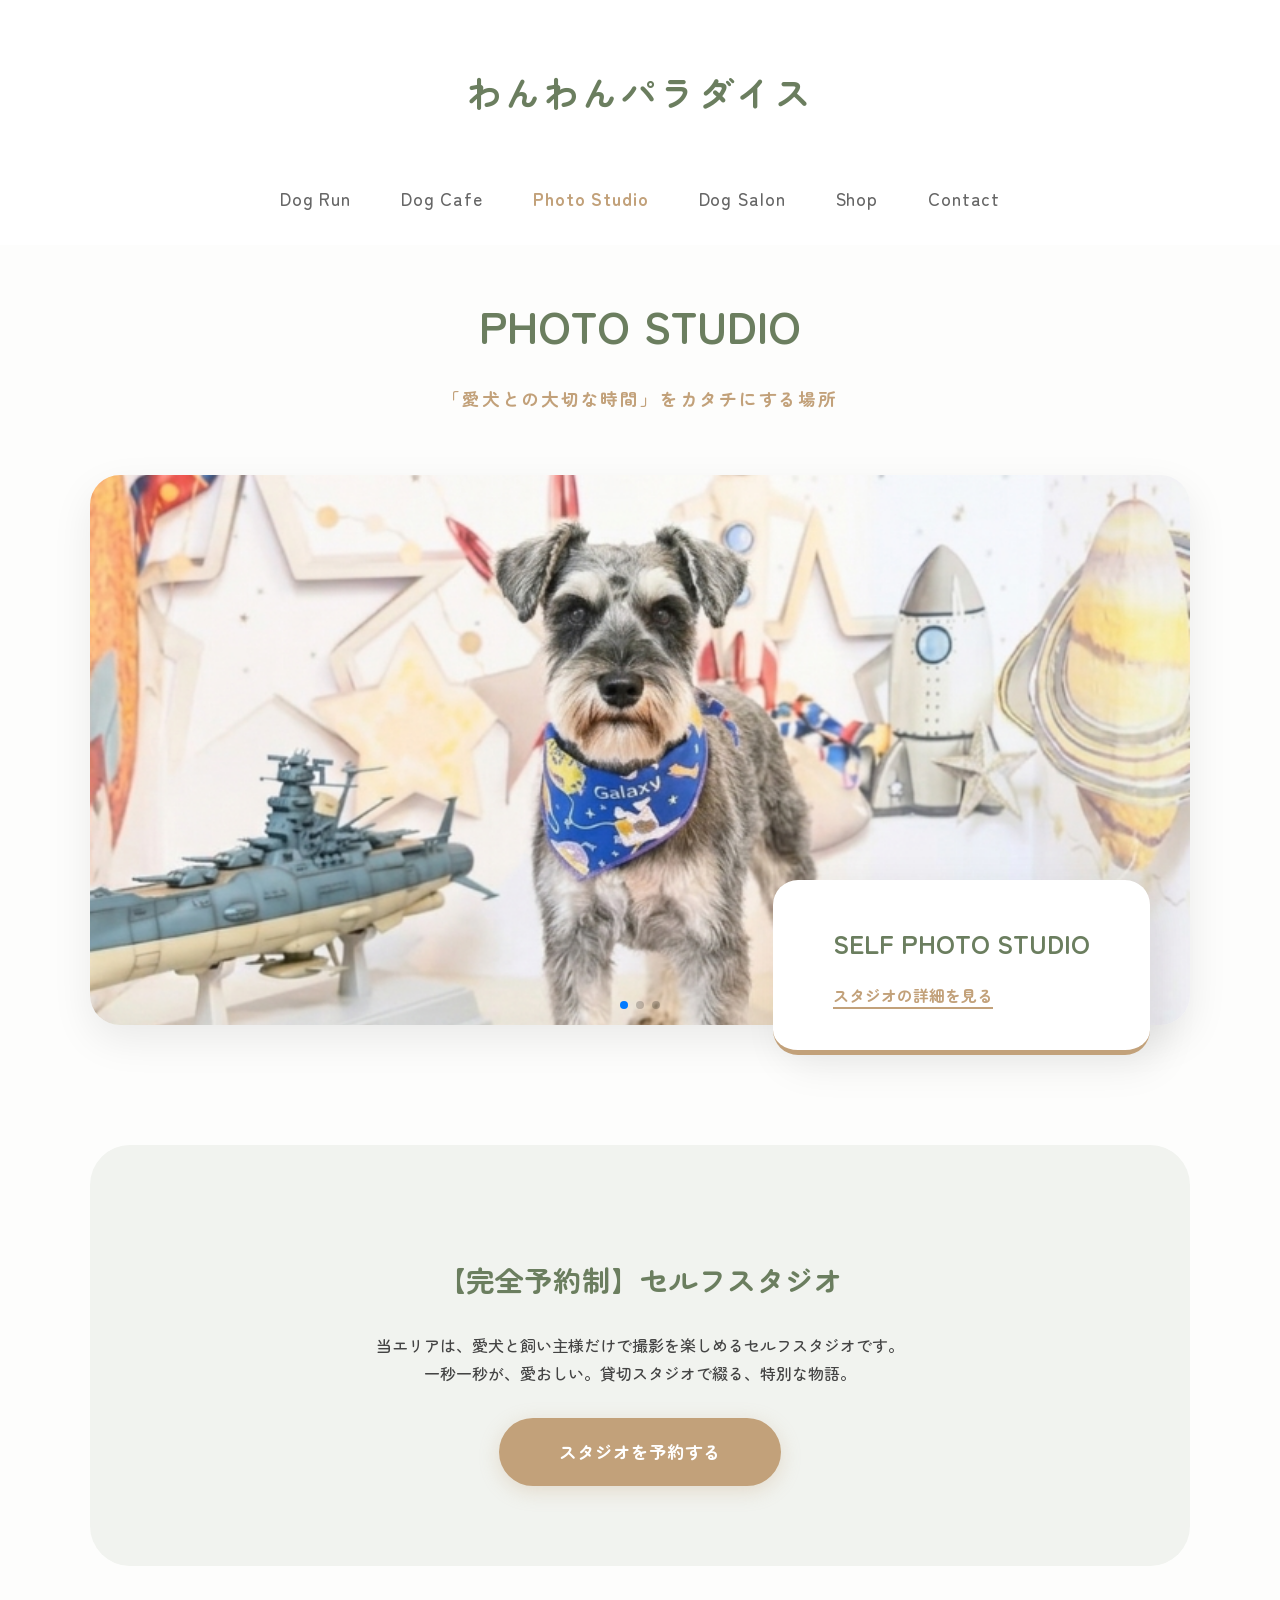
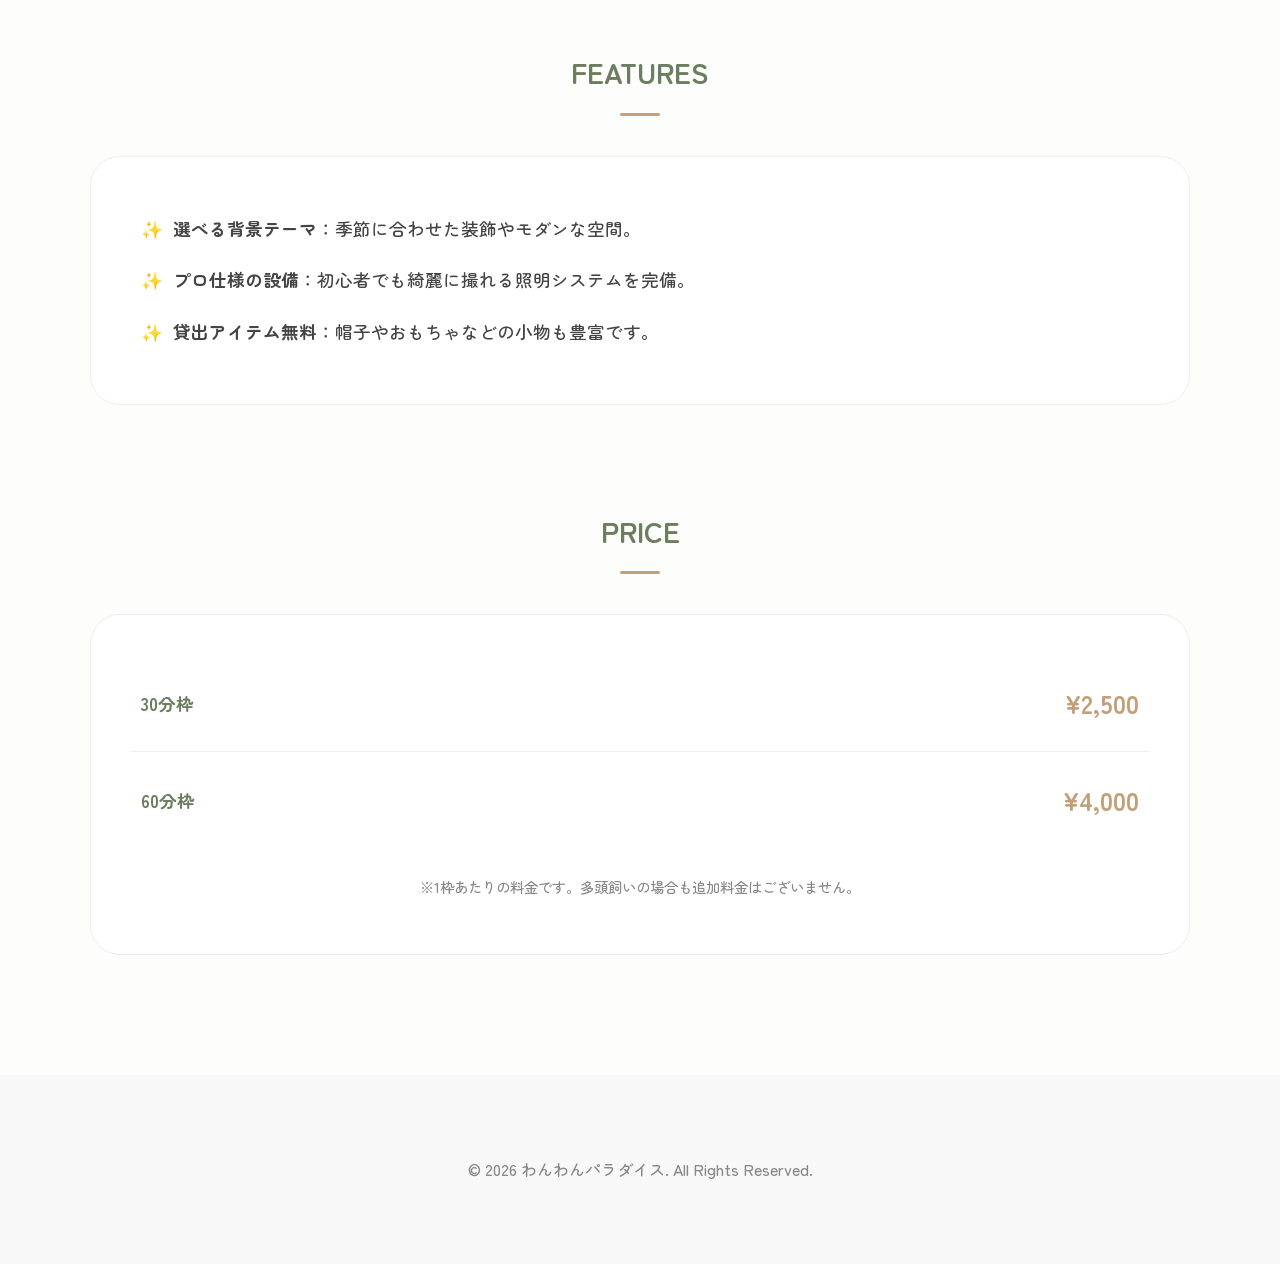
<file: Photo Area.html>
<!DOCTYPE html>
<html lang="ja">
<head>
    <meta charset="UTF-8">
    <meta name="viewport" content="width=device-width, initial-scale=1.0">
    <title>Photo Studio | わんわんパラダイス</title>
    <link href="https://fonts.googleapis.com/css2?family=Cormorant+Garamond:ital,wght@0,300;1,300&family=Noto+Sans+JP:wght@300;400&family=Zen+Maru+Gothic:wght@400;500;700&display=swap" rel="stylesheet">
    
    <link rel="stylesheet" href="https://cdn.jsdelivr.net/npm/swiper@11/swiper-bundle.min.css" />
    
    <style>
        /* 変数定義（他ページと完全に統一） */
        :root {
            --main-green: #6b7e5f;
            --accent-gold: #c2a17a;
            --text-color: #444;
            --line-color: #eee;
            --light-gray: #f8f8f8;
            --bg-color: #fdfdfc;
        }

        body {
            margin: 0; padding: 0;
            background-color: var(--bg-color);
            color: var(--text-color);
            font-family: 'Zen Maru Gothic', sans-serif;
            -webkit-font-smoothing: antialiased;
            line-height: 1.8;
        }

        /* --- 🐾 スマホ専用 details メニュー --- */
        .mobile-only-menu { display: none; }

        /* --- ヘッダーデザイン --- */
        .site-header {
            padding: 60px 0 30px;
            background-color: #fff;
            text-align: center;
        }

        .header-logo {
            font-size: 2.2rem;
            letter-spacing: 0.1em;
            margin-bottom: 60px;
            font-weight: 700;
        }
        .header-logo a { text-decoration: none; color: var(--main-green); }

        .global-nav ul {
            display: flex; justify-content: center;
            list-style: none; gap: 50px; padding: 0; margin: 0;
        }
        .global-nav li a {
            text-decoration: none; color: #666;
            font-size: 1.1rem;
            font-weight: 500;
            letter-spacing: 0.05em; transition: 0.3s;
            position: relative; padding-bottom: 8px;
        }
        .global-nav li a:hover { color: var(--accent-gold); }
        .global-nav li a.active { color: var(--accent-gold); font-weight: 700; }

        /* --- モバイル対応 --- */
        @media (max-width: 900px) {
            .global-nav { display: none; }
            .mobile-only-menu {
                display: block; position: sticky; top: 0; z-index: 3000;
            }
            .header-logo { font-size: 1.8rem; margin-bottom: 30px; }
            .site-header { padding: 40px 0 20px; }
        }

        /* --- Photo Studio 固有のスタイル --- */
        .container { max-width: 1100px; margin: 0 auto; padding: 0 20px; }
        
        .page-title-section { text-align: center; margin: 40px 0 60px; }
        .page-title { font-size: 2.8rem; color: var(--main-green); font-weight: 700; margin-bottom: 10px; }
        .page-subtitle { font-size: 1.1rem; color: var(--accent-gold); font-weight: 700; letter-spacing: 0.1em; }

        /* スライダーセクション */
        .slider-section { width: 100%; margin-bottom: 120px; position: relative; }
        .swiper { width: 100%; height: 550px; border-radius: 30px; box-shadow: 0 15px 40px rgba(0,0,0,0.08); }
        .swiper-slide img { width: 100%; height: 100%; object-fit: cover; }

        /* フローティングキャプション */
        .slider-caption {
            position: absolute; bottom: -30px; right: 40px;
            background: #fff; padding: 40px 60px; z-index: 10;
            box-shadow: 10px 10px 40px rgba(0,0,0,0.08); 
            border-radius: 25px;
            border-bottom: 5px solid var(--accent-gold);
        }
        .slider-caption h3 { margin: 0 0 15px; font-weight: 700; font-size: 1.6rem; color: var(--main-green); }
        .slider-caption a { 
            color: var(--accent-gold); 
            text-decoration: none; 
            font-size: 1rem; 
            font-weight: 700;
            border-bottom: 2px solid; 
            transition: 0.3s;
        }
        .slider-caption a:hover { color: var(--main-green); }

        /* 予約案内エリア */
        .reservation-notice { 
            background-color: #f1f3ef; 
            padding: 80px 40px; 
            text-align: center; 
            border-radius: 40px;
            margin: 120px 0 80px; 
        }
        .reservation-notice h3 { color: var(--main-green); font-size: 1.8rem; margin-bottom: 25px; font-weight: 700; }
        .btn-reserve { 
            display: inline-block; 
            padding: 18px 60px; 
            background-color: var(--accent-gold); 
            color: #fff; 
            text-decoration: none; 
            font-size: 1.1rem; 
            font-weight: 700;
            border-radius: 50px;
            transition: 0.4s; 
            box-shadow: 0 5px 20px rgba(194, 161, 122, 0.3);
        }
        .btn-reserve:hover { background-color: var(--main-green); transform: scale(1.05); }

        .section-box { margin-bottom: 100px; }
        .section-box h2 { 
            font-size: 1.8rem; 
            color: var(--main-green);
            text-align: center;
            margin-bottom: 40px; 
            font-weight: 700;
            position: relative;
        }
        .section-box h2::after {
            content: "";
            display: block;
            width: 40px;
            height: 3px;
            background: var(--accent-gold);
            margin: 15px auto 0;
            border-radius: 2px;
        }

        .feature-card {
            background: #fff;
            padding: 40px;
            border-radius: 30px;
            border: 1px solid var(--line-color);
        }
        .feature-list { list-style: none; padding: 0; display: grid; gap: 20px; }
        .feature-list li { 
            font-size: 1.1rem; 
            font-weight: 500;
            padding-left: 10px;
        }
        .feature-list li span { color: var(--accent-gold); margin-right: 10px; }

        .price-table { width: 100%; border-collapse: collapse; font-size: 1.1rem; }
        .price-table th, .price-table td { padding: 25px 10px; border-bottom: 1px solid var(--line-color); }
        .price-table tr:last-child th, .price-table tr:last-child td { border-bottom: none; }
        .price-table th { text-align: left; color: var(--main-green); font-weight: 700; }
        .price-table td { text-align: right; color: var(--accent-gold); font-weight: 700; font-size: 1.6rem; }

        footer { 
            text-align: center; 
            padding: 80px 0; 
            color: #888; 
            font-weight: 500;
            background: var(--light-gray); 
            margin-top: 120px; 
        }

        @media (max-width: 768px) {
            .swiper { height: 350px; border-radius: 20px; }
            .slider-caption { position: relative; right: 0; bottom: 0; margin: -20px 20px 0; padding: 30px; text-align: center; border-radius: 20px; }
            .reservation-notice { padding: 60px 20px; border-radius: 25px; }
            .feature-card { padding: 25px; }
        }
    </style>
</head>
<body>

<details class="mobile-only-menu">
  <summary style="cursor:pointer; padding:15px; list-style:none; background:var(--main-green); color:white; text-align:center; font-weight:700; letter-spacing:0.1em;">
    🐾 MENU
  </summary>
  <nav style="background:rgba(255,255,255,0.98); padding:25px; border-bottom:1px solid var(--line-color); text-align:center; backdrop-filter:blur(5px);">
    <ul style="list-style:none; padding:0; margin:0;">
      <li style="margin-bottom:20px;"><a href="Dog Run.html" style="text-decoration:none; color:var(--main-green); font-size:1.1rem; font-weight:700;">Dog Run</a></li>
      <li style="margin-bottom:20px;"><a href="Dog Cafe.html" style="text-decoration:none; color:var(--main-green); font-size:1.1rem; font-weight:700;">Dog Cafe</a></li>
      <li style="margin-bottom:20px;"><a href="Photo Area.html" style="text-decoration:none; color:var(--accent-gold); font-size:1.1rem; font-weight:700;">Photo Studio</a></li>
      <li style="margin-bottom:20px;"><a href="Dog Salon.html" style="text-decoration:none; color:var(--main-green); font-size:1.1rem; font-weight:700;">Dog Salon</a></li>
      <li style="margin-bottom:20px;"><a href="Shop.html" style="text-decoration:none; color:var(--main-green); font-size:1.1rem; font-weight:700;">Shop</a></li>
      <li><a href="contact.html" style="text-decoration:none; color:var(--main-green); font-size:1.1rem; font-weight:700;">Contact</a></li>
    </ul>
  </nav>
</details>

<header class="site-header">
    <div class="header-logo">
        <a href="index.html">わんわんパラダイス</a>
    </div>
    <nav class="global-nav">
        <ul>
            <li><a href="Dog Run.html">Dog Run</a></li>
            <li><a href="Dog Cafe.html">Dog Cafe</a></li>
            <li><a href="Photo Area.html" class="active">Photo Studio</a></li>
            <li><a href="Dog Salon.html">Dog Salon</a></li>
            <li><a href="Shop.html">Shop</a></li>
            <li><a href="contact.html">Contact</a></li>
        </ul>
    </nav>
</header>

<main class="container">
    <div class="page-title-section">
        <h1 class="page-title">PHOTO STUDIO</h1>
        <p class="page-subtitle">「愛犬との大切な時間」をカタチにする場所</p>
    </div>
    
    <section class="slider-section">
        <div class="swiper">
            <div class="swiper-wrapper">
                <div class="swiper-slide"><img src="image/photo1.png" alt="愛犬撮影シーン1"></div>
                <div class="swiper-slide"><img src="image/photo2.png" alt="愛犬撮影シーン2"></div>
                <div class="swiper-slide"><img src="image/photo3.png" alt="愛犬撮影シーン3"></div>
            </div>
            <div class="swiper-pagination"></div>
        </div>

        <div class="slider-caption">
            <h3>SELF PHOTO STUDIO</h3>
            <a href="#details">スタジオの詳細を見る</a>
        </div>
    </section>

    <section class="reservation-notice">
        <h3>【完全予約制】セルフスタジオ</h3>
        <p style="margin-bottom: 30px; font-weight: 500;">当エリアは、愛犬と飼い主様だけで撮影を楽しめるセルフスタジオです。<br>一秒一秒が、愛おしい。貸切スタジオで綴る、特別な物語。</p>
        <a href="contact.html" class="btn-reserve">スタジオを予約する</a>
    </section>

    <div id="details" class="section-box">
        <h2>FEATURES</h2>
        <div class="feature-card">
            <ul class="feature-list">
                <li><span>✨</span><strong>選べる背景テーマ</strong>：季節に合わせた装飾やモダンな空間。</li>
                <li><span>✨</span><strong>プロ仕様の設備</strong>：初心者でも綺麗に撮れる照明システムを完備。</li>
                <li><span>✨</span><strong>貸出アイテム無料</strong>：帽子やおもちゃなどの小物も豊富です。</li>
            </ul>
        </div>
    </div>

    <div class="section-box">
        <h2>PRICE</h2>
        <div class="feature-card">
            <table class="price-table">
                <tr><th>30分枠</th><td>¥2,500</td></tr>
                <tr><th>60分枠</th><td>¥4,000</td></tr>
            </table>
            <p style="margin-top:25px; font-size:0.9rem; color:#888; text-align: center; font-weight: 500;">※1枠あたりの料金です。多頭飼いの場合も追加料金はございません。</p>
        </div>
    </div>
</main>

<footer>
    © 2026 わんわんパラダイス. All Rights Reserved.
</footer>

<script src="https://cdn.jsdelivr.net/npm/swiper@11/swiper-bundle.min.js"></script>
<script>
    const swiper = new Swiper('.swiper', {
        loop: true,
        pagination: {
            el: '.swiper-pagination',
            clickable: true,
        },
        autoplay: {
            delay: 4000,
            disableOnInteraction: false,
        },
    });
</script>

</body>
</html>
</file>
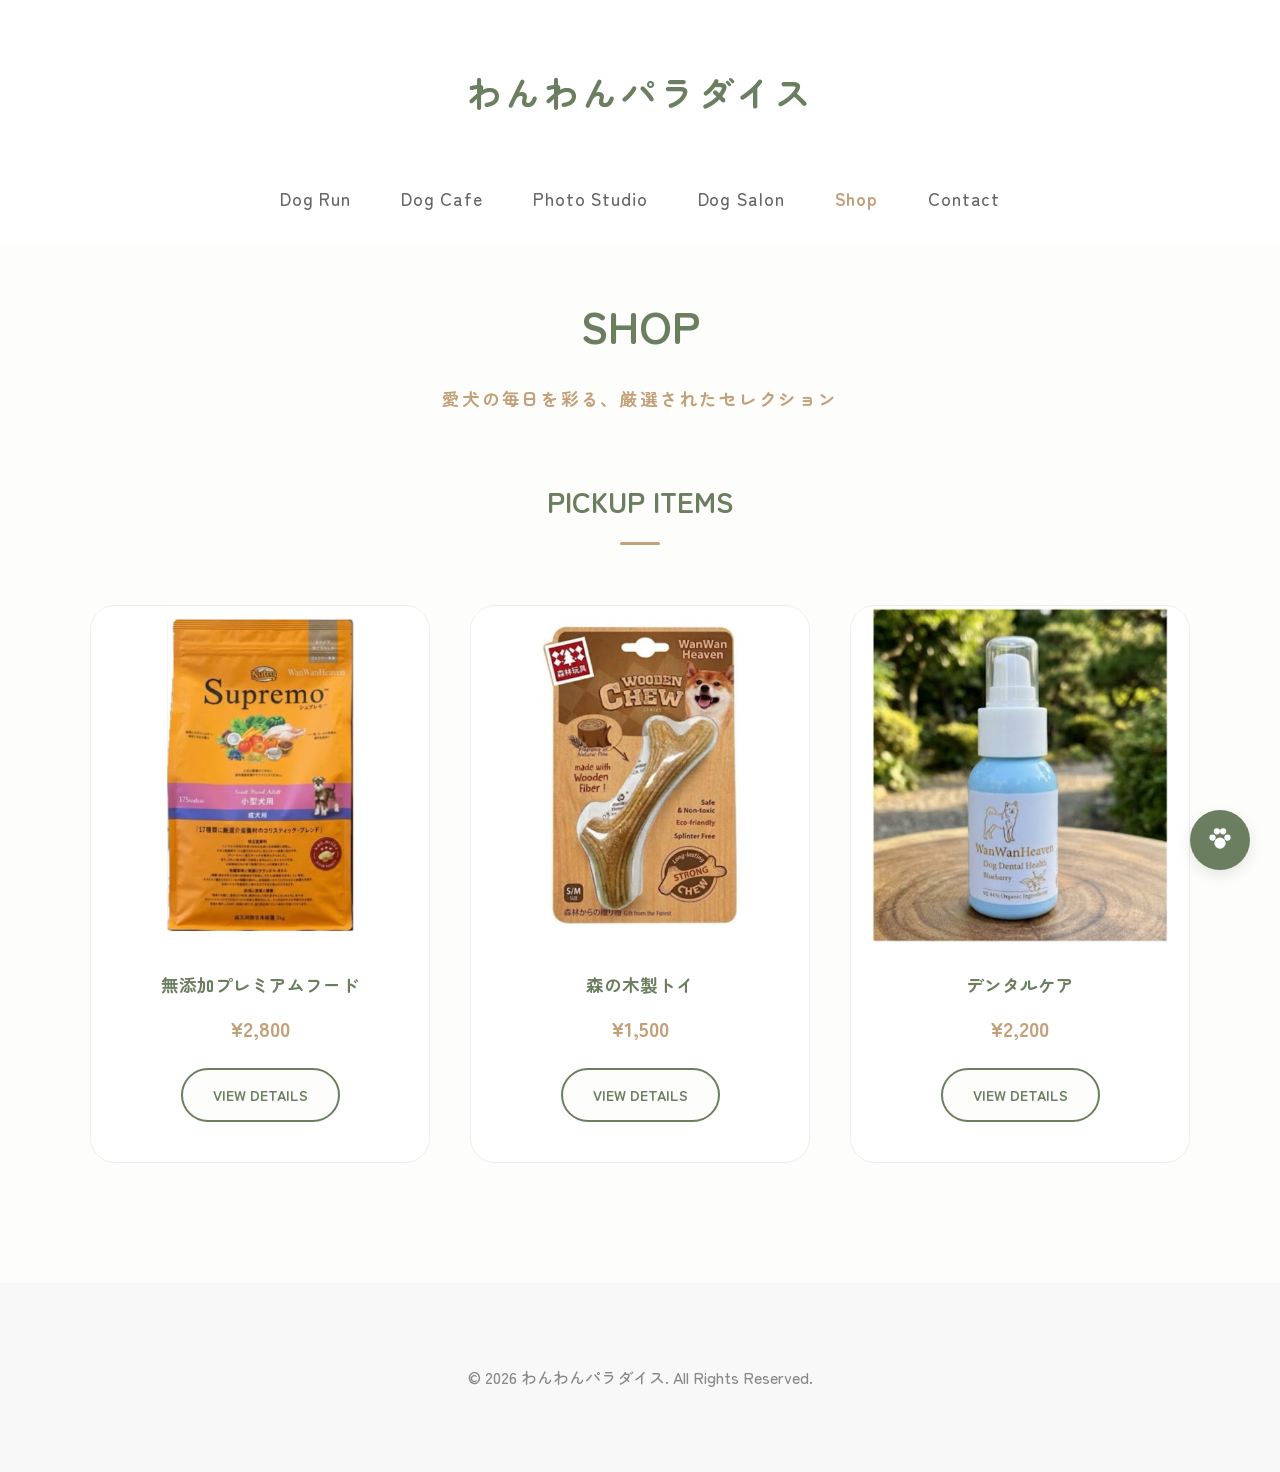
<file: Shop.html>
<!DOCTYPE html>
<html lang="ja">
<head>
    <meta charset="UTF-8">
    <meta name="viewport" content="width=device-width, initial-scale=1.0">
    <title>Shop | わんわんパラダイス</title>
    <link href="https://fonts.googleapis.com/css2?family=Cormorant+Garamond:ital,wght@0,300;1,300&family=Noto+Sans+JP:wght@300;400&family=Zen+Maru+Gothic:wght@400;500;700&display=swap" rel="stylesheet">
    <style>
        /* 変数定義（サイト共通） */
        :root {
            --main-green: #6b7e5f;
            --accent-gold: #c2a17a;
            --text-color: #444;
            --line-color: #eee;
            --light-gray: #f8f8f8;
            --bg-color: #fdfdfc;
        }

        body {
            margin: 0; padding: 0;
            background-color: var(--bg-color);
            color: var(--text-color);
            font-family: 'Zen Maru Gothic', sans-serif;
            -webkit-font-smoothing: antialiased;
            line-height: 1.8;
        }

        /* --- 🐾 スマホ専用 details メニュー --- */
        .mobile-only-menu { display: none; }

        /* --- ヘッダーデザイン --- */
        .site-header { padding: 60px 0 30px; text-align: center; background: #fff; }
        .header-logo {
            font-size: 2.2rem;
            letter-spacing: 0.1em;
            margin-bottom: 60px;
            font-weight: 700;
        }
        .header-logo a { text-decoration: none; color: var(--main-green); }

        .global-nav ul {
            display: flex; justify-content: center;
            list-style: none; gap: 50px; padding: 0; margin: 0;
        }
        .global-nav li a {
            text-decoration: none; color: #666;
            font-size: 1.1rem;
            font-weight: 500;
            letter-spacing: 0.05em; transition: 0.3s;
            position: relative; padding-bottom: 8px;
        }
        .global-nav li a:hover { color: var(--accent-gold); }
        .global-nav li a.active { color: var(--accent-gold); font-weight: 700; }

        /* --- モバイル対応 --- */
        @media (max-width: 900px) {
            .global-nav { display: none; }
            .mobile-only-menu {
                display: block; position: sticky; top: 0; z-index: 3000;
            }
            .header-logo { font-size: 1.8rem; margin-bottom: 30px; }
            .site-header { padding: 40px 0 20px; }
        }

        /* --- Shop コンテンツデザイン --- */
        .container { max-width: 1100px; margin: 0 auto; padding: 0 20px; }
        .page-title-section { text-align: center; margin: 40px 0 60px; }
        .page-title { font-size: 2.8rem; color: var(--main-green); font-weight: 700; margin-bottom: 10px; }
        .page-subtitle { font-size: 1.1rem; color: var(--accent-gold); font-weight: 700; letter-spacing: 0.1em; }

        .section-box h2 { 
            font-size: 1.8rem; 
            color: var(--main-green);
            text-align: center;
            margin-bottom: 60px; 
            font-weight: 700;
            position: relative;
        }
        .section-box h2::after {
            content: "";
            display: block;
            width: 40px;
            height: 3px;
            background: var(--accent-gold);
            margin: 15px auto 0;
            border-radius: 2px;
        }

        .product-grid { 
            display: grid; 
            grid-template-columns: repeat(3, 1fr); 
            gap: 40px; 
            margin-top: 50px; 
        }
        .product-item { 
            text-align: center; 
            padding-bottom: 40px; 
            transition: 0.3s;
            background: #fff;
            border-radius: 25px;
            overflow: hidden;
            border: 1px solid var(--line-color);
        }
        .product-item:hover {
            transform: translateY(-10px);
            box-shadow: 0 15px 35px rgba(0,0,0,0.08);
        }
        .product-img { 
            width: 100%; 
            aspect-ratio: 1 / 1; 
            object-fit: cover; 
            margin-bottom: 25px; 
            display: block;
        }
        .product-item h3 { 
            font-size: 1.1rem; 
            margin: 0 15px 10px; 
            font-weight: 700; 
            color: var(--main-green); 
        }
        .price { 
            display: block; 
            color: var(--accent-gold); 
            font-size: 1.3rem; 
            font-weight: 700;
            margin-bottom: 20px; 
        }
        
        .btn-buy { 
            display: inline-block; 
            padding: 12px 30px; 
            background: var(--bg-color);
            border: 2px solid var(--main-green); 
            color: var(--main-green); 
            text-decoration: none; 
            font-size: 0.9rem; 
            font-weight: 700;
            border-radius: 50px;
            transition: 0.3s;
        }
        .btn-buy:hover { background: var(--main-green); color: #fff; }

        footer { 
            text-align: center; 
            padding: 80px 0; 
            color: #888; 
            font-weight: 500;
            background: var(--light-gray); 
            margin-top: 120px; 
        }

        /* ページトップボタン */
        .page-top-btn {
            position: fixed; bottom: 30px; right: 30px;
            width: 60px; height: 60px;
            background: var(--main-green);
            border-radius: 50%;
            display: flex; align-items: center; justify-content: center;
            box-shadow: 0 5px 15px rgba(0,0,0,0.1);
            transition: 0.3s; z-index: 2000;
        }
        .page-top-btn:hover { transform: scale(1.1); background: var(--accent-gold); }
        .page-top-btn svg { width: 30px; height: 30px; fill: white; }

        @media (max-width: 768px) {
            .product-grid { grid-template-columns: repeat(2, 1fr); gap: 15px; }
            .product-item h3 { font-size: 0.95rem; }
            .btn-buy { padding: 8px 20px; font-size: 0.8rem; }
        }
    </style>
</head>
<body>

<details class="mobile-only-menu">
  <summary style="cursor:pointer; padding:15px; list-style:none; background:var(--main-green); color:white; text-align:center; font-weight:700; letter-spacing:0.1em;">
    🐾 MENU 
  </summary>
  <nav style="background:rgba(255,255,255,0.98); padding:25px; border-bottom:1px solid var(--line-color); text-align:center; backdrop-filter:blur(5px);">
    <ul style="list-style:none; padding:0; margin:0;">
      <li style="margin-bottom:20px;"><a href="Dog Run.html" style="text-decoration:none; color:var(--main-green); font-size:1.1rem; font-weight:700;">Dog Run</a></li>
      <li style="margin-bottom:20px;"><a href="Dog Cafe.html" style="text-decoration:none; color:var(--main-green); font-size:1.1rem; font-weight:700;">Dog Cafe</a></li>
      <li style="margin-bottom:20px;"><a href="Photo Area.html" style="text-decoration:none; color:var(--main-green); font-size:1.1rem; font-weight:700;">Photo Studio</a></li>
      <li style="margin-bottom:20px;"><a href="Dog Salon.html" style="text-decoration:none; color:var(--main-green); font-size:1.1rem; font-weight:700;">Dog Salon</a></li>
      <li style="margin-bottom:20px;"><a href="Shop.html" style="text-decoration:none; color:var(--accent-gold); font-size:1.1rem; font-weight:700;">Shop</a></li>
      <li><a href="contact.html" style="text-decoration:none; color:var(--main-green); font-size:1.1rem; font-weight:700;">Contact</a></li>
    </ul>
  </nav>
</details>

<header class="site-header">
    <div class="header-logo">
        <a href="index.html">わんわんパラダイス</a>
    </div>
    <nav class="global-nav">
        <ul>
            <li><a href="Dog Run.html">Dog Run</a></li>
            <li><a href="Dog Cafe.html">Dog Cafe</a></li>
            <li><a href="Photo Area.html">Photo Studio</a></li>
            <li><a href="Dog Salon.html">Dog Salon</a></li>
            <li><a href="Shop.html" class="active">Shop</a></li>
            <li><a href="contact.html">Contact</a></li>
        </ul>
    </nav>
</header>

<main class="container">
    <div class="page-title-section">
        <h1 class="page-title">SHOP</h1>
        <p class="page-subtitle">愛犬の毎日を彩る、厳選されたセレクション</p>
    </div>

    <div class="section-box">
        <h2>PICKUP ITEMS</h2>
        
        <div class="product-grid">
            <div class="product-item">
                <img src="image/shop1.jpg" alt="プレミアムフード" class="product-img">
                <h3>無添加プレミアムフード</h3>
                <span class="price">¥2,800</span>
                <a href="#" class="btn-buy">VIEW DETAILS</a>
            </div>
            <div class="product-item">
                <img src="image/shop2.jpg" alt="おもちゃ" class="product-img">
                <h3>森の木製トイ</h3>
                <span class="price">¥1,500</span>
                <a href="#" class="btn-buy">VIEW DETAILS</a>
            </div>
            <div class="product-item">
                <img src="image/shop3.jpg" alt="ケア用品" class="product-img">
                <h3>デンタルケア</h3>
                <span class="price">¥2,200</span>
                <a href="#" class="btn-buy">VIEW DETAILS</a>
            </div>
        </div>
    </div>
</main>

<footer>
    © 2026 わんわんパラダイス. All Rights Reserved.
</footer>

<a href="#" class="page-top-btn">
    <svg viewBox="0 0 24 24" xmlns="http://www.w3.org/2000/svg">
        <circle cx="12" cy="14.5" r="4.5"/><circle cx="6" cy="10" r="2.5"/><circle cx="18" cy="10" r="2.5"/><circle cx="9.5" cy="5" r="2.5"/><circle cx="14.5" cy="5" r="2.5"/>
    </svg>
</a>

</body>
</html>
</file>
